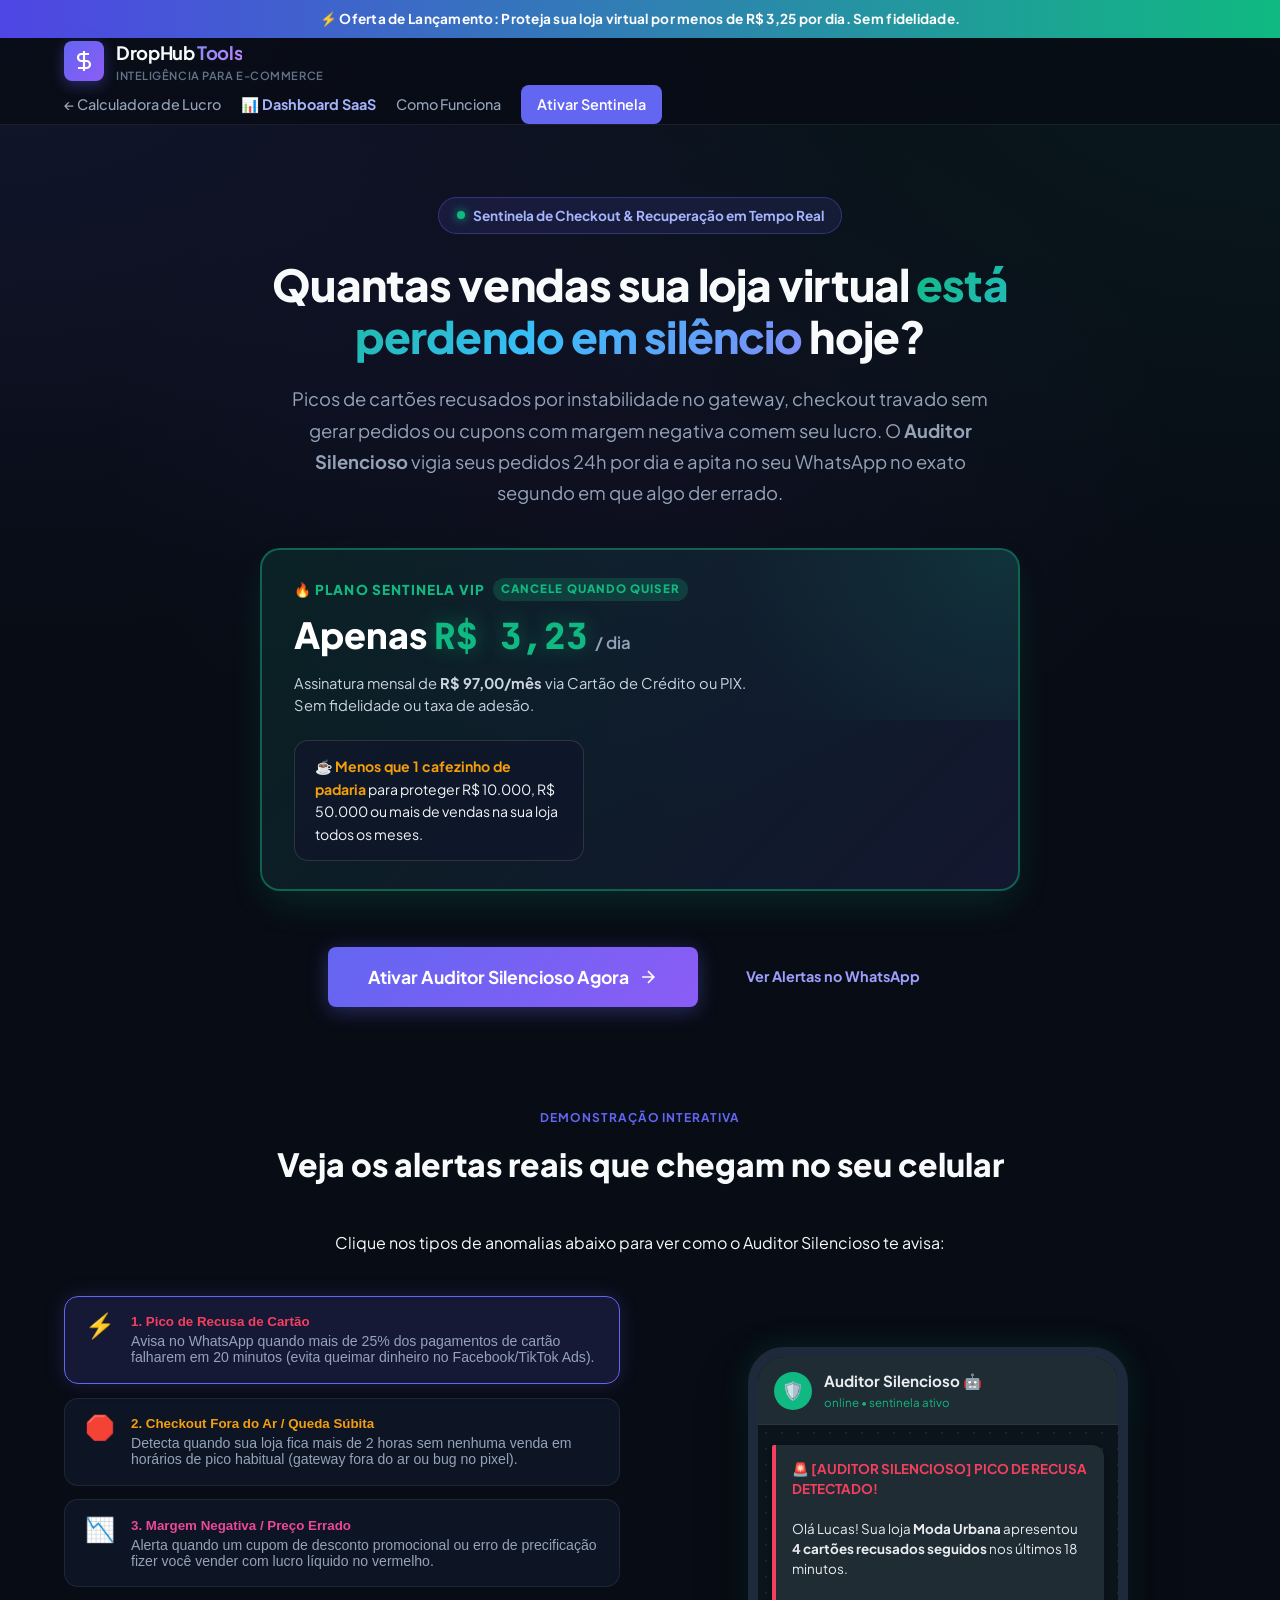
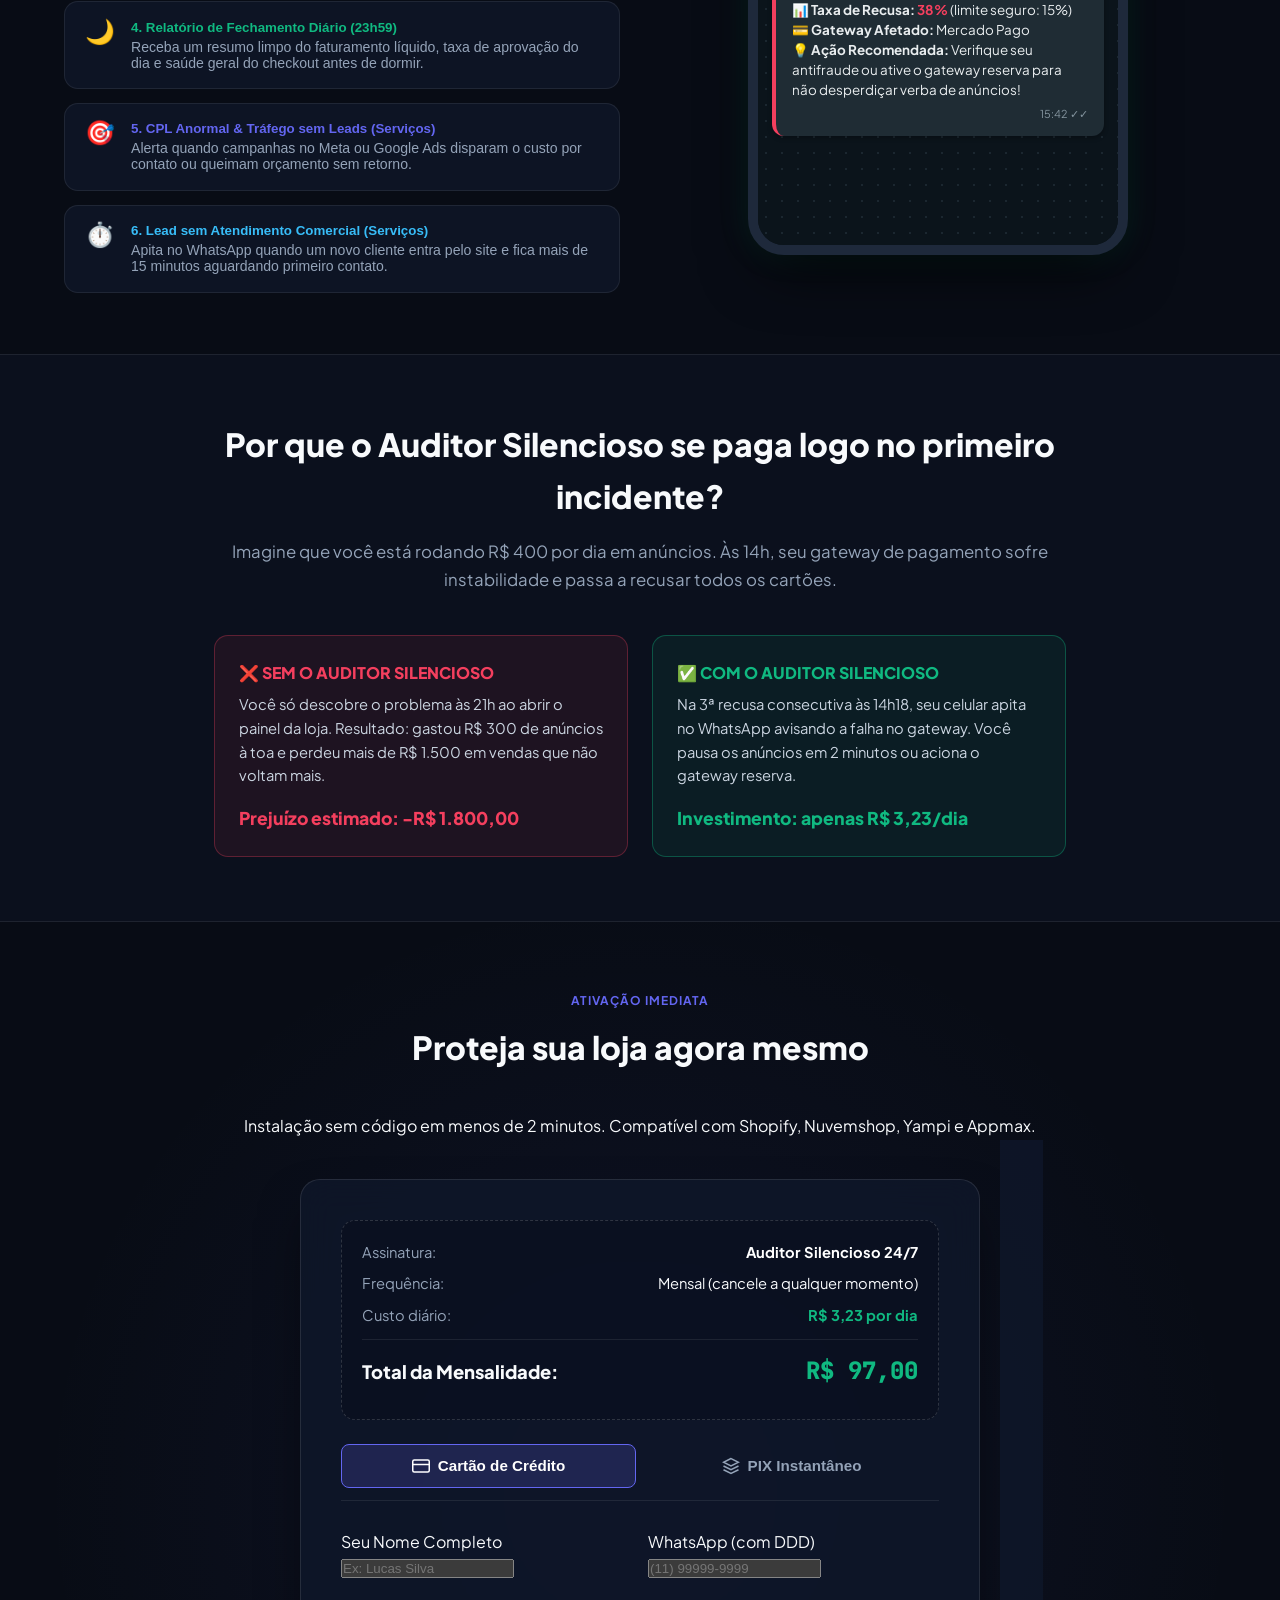
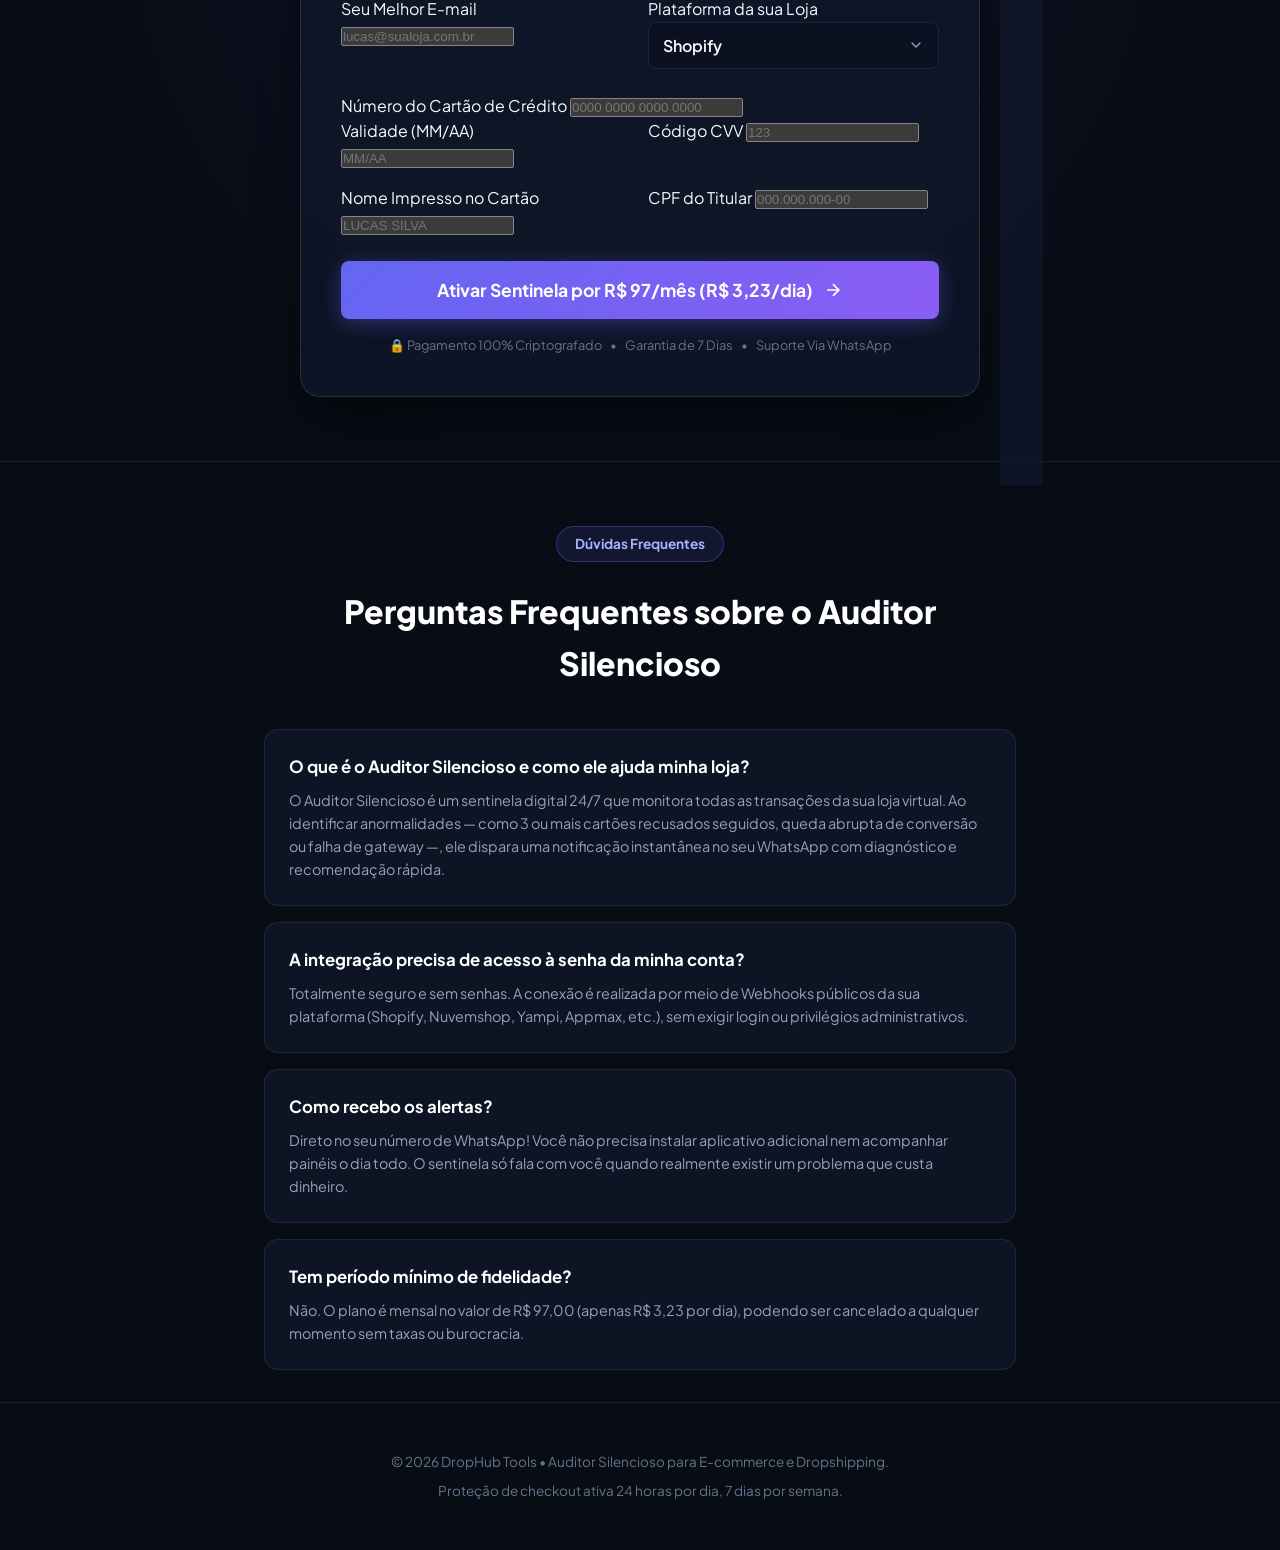
<file: auditor.html>
<!DOCTYPE html>
<html lang="pt-BR">
<head>
  <meta charset="UTF-8">
  <meta name="viewport" content="width=device-width, initial-scale=1.0">
  <title>Auditor Silencioso | Sentinela 24/7 de Checkout & Vendas [2026]</title>
  
  <!-- Google tag (gtag.js) - Google Analytics 4 -->
  <script async src="https://www.googletagmanager.com/gtag/js?id=G-RHNFNPCZ0M"></script>
  <script>
    window.dataLayer = window.dataLayer || [];
    function gtag(){dataLayer.push(arguments);}
    gtag('js', new Date());

    gtag('config', 'G-RHNFNPCZ0M');
  </script>

  <!-- Google Search Console Verification -->
  <meta name="google-site-verification" content="As9i-SUUAczBejpxFo6v6ZCIyw4HGQlBgKbOpw79XMA" />
  
  <meta name="description" content="Proteja sua loja virtual contra checkouts travados, picos de cartões recusados e margens negativas. Monitoramento 24h com alertas instantâneos no WhatsApp.">
  <meta name="keywords" content="auditor silencioso, monitor checkout dropshipping, alerta recusa cartao whatsapp, taxa recusa yampi shopify nuvemshop, checkout travado">
  <meta name="robots" content="index, follow">
  <link rel="canonical" href="https://calculadoradoecommerce.com.br/auditor.html">

  <!-- Open Graph -->
  <meta property="og:type" content="website">
  <meta property="og:url" content="https://calculadoradoecommerce.com.br/auditor.html">
  <meta property="og:title" content="Auditor Silencioso - Proteja seu Checkout 24h no WhatsApp [2026]">
  <meta property="og:description" content="Nunca mais queime tráfego com gateway travado. Por apenas R$ 3,23/dia, receba alertas imediatos de anomalias no seu WhatsApp.">
  <meta property="og:image" content="https://images.unsplash.com/photo-1551288049-bebda4e38f71?auto=format&fit=crop&w=1200&h=630&q=80">

  <!-- Twitter Cards -->
  <meta name="twitter:card" content="summary_large_image">
  <meta name="twitter:title" content="Auditor Silencioso | Sentinela 24/7 de Checkout">
  <meta name="twitter:description" content="Alertas imediatos no WhatsApp contra gateways fora do ar e recusas anormais.">

  <!-- Google Fonts -->
  <link rel="preconnect" href="https://fonts.googleapis.com">
  <link rel="preconnect" href="https://fonts.gstatic.com" crossorigin>
  <link href="https://fonts.googleapis.com/css2?family=JetBrains+Mono:wght@400;500;600;700&family=Plus+Jakarta+Sans:wght@300;400;500;600;700;800&display=swap" rel="stylesheet">
  
  <!-- CSS Base & Styles -->
  <link rel="stylesheet" href="style.css?v=20260928">

  <!-- Schema.org Markup para Google Rich Snippets e FAQ -->
  <script type="application/ld+json">
  {
    "@context": "https://schema.org",
    "@graph": [
      {
        "@type": "SoftwareApplication",
        "name": "Auditor Silencioso",
        "operatingSystem": "All",
        "applicationCategory": "BusinessApplication",
        "offers": {
          "@type": "Offer",
          "price": "97.00",
          "priceCurrency": "BRL"
        },
        "aggregateRating": {
          "@type": "AggregateRating",
          "ratingValue": "4.9",
          "ratingCount": "96",
          "bestRating": "5",
          "worstRating": "1"
        },
        "description": "Sentinela 24/7 de checkout para e-commerce e geração de leads. Alertas imediatos no WhatsApp contra picos de cartões recusados, gateways travados e margens negativas."
      },
      {
        "@type": "FAQPage",
        "mainEntity": [
          {
            "@type": "Question",
            "name": "O que é o Auditor Silencioso?",
            "acceptedAnswer": {
              "@type": "Answer",
              "text": "É uma solução inteligente de monitoramento 24/7 que vigia seu checkout em tempo real. Se houver pico de recusa de cartão, checkout fora do ar ou venda com margem negativa, ele envia um alerta detalhado no seu WhatsApp imediatamente."
            }
          },
          {
            "@type": "Question",
            "name": "Como o Auditor se conecta à minha loja?",
            "acceptedAnswer": {
              "@type": "Answer",
              "text": "A conexão é feita em menos de 2 minutos via Webhook nativo com Shopify, Nuvemshop, Yampi, Appmax, Mercado Pago e outros gateways, sem código complexo."
            }
          },
          {
            "@type": "Question",
            "name": "O Auditor precisa de acesso à senha da minha loja?",
            "acceptedAnswer": {
              "@type": "Answer",
              "text": "Não! Você nunca precisa fornecer sua senha. O sistema funciona exclusivamente recebendo eventos seguros de webhook padrão da plataforma."
            }
          },
          {
            "@type": "Question",
            "name": "Quanto custa o serviço?",
            "acceptedAnswer": {
              "@type": "Answer",
              "text": "O plano completo custa apenas R$ 97,00 por mês (aproximadamente R$ 3,23 por dia), sem fidelidade e com garantia incondicional de 7 dias."
            }
          }
        ]
      }
    ]
  }
  </script>

  <style>
    /* Estilos Específicos do Auditor Silencioso */
    .auditor-hero {
      padding: 4.5rem 0 3rem;
      text-align: center;
      position: relative;
    }

    .hero-pill-badge {
      display: inline-flex;
      align-items: center;
      gap: 0.5rem;
      padding: 0.4rem 1.1rem;
      background: rgba(99, 102, 241, 0.12);
      border: 1px solid rgba(99, 102, 241, 0.35);
      border-radius: 9999px;
      font-size: 0.85rem;
      font-weight: 700;
      color: #A5B4FC;
      margin-bottom: 1.5rem;
    }

    .pulse-dot {
      width: 8px;
      height: 8px;
      border-radius: 50%;
      background: #10B981;
      box-shadow: 0 0 10px #10B981;
      animation: pulseAnim 1.8s infinite;
    }

    @keyframes pulseAnim {
      0%, 100% { opacity: 1; transform: scale(1); }
      50% { opacity: 0.4; transform: scale(0.85); }
    }

    .auditor-main-title {
      font-size: 2.75rem;
      font-weight: 800;
      line-height: 1.2;
      max-width: 900px;
      margin: 0 auto 1.25rem;
      letter-spacing: -0.02em;
    }

    .auditor-sub-desc {
      font-size: 1.15rem;
      color: var(--text-muted);
      max-width: 720px;
      margin: 0 auto 2.5rem;
      line-height: 1.7;
    }

    /* O DESTAQUE DE R$ 3,23 POR DIA */
    .price-spotlight-card {
      background: linear-gradient(135deg, rgba(16, 185, 129, 0.12) 0%, rgba(99, 102, 241, 0.12) 100%);
      border: 2px solid rgba(16, 185, 129, 0.45);
      border-radius: var(--radius-lg);
      padding: 1.75rem 2rem;
      max-width: 760px;
      margin: 0 auto 3.5rem;
      display: flex;
      flex-wrap: wrap;
      align-items: center;
      justify-content: space-between;
      gap: 1.5rem;
      box-shadow: 0 16px 40px -10px rgba(16, 185, 129, 0.2);
      text-align: left;
      position: relative;
      overflow: hidden;
    }

    .price-spotlight-card::before {
      content: '';
      position: absolute;
      top: -50%;
      right: -50%;
      width: 100%;
      height: 100%;
      background: radial-gradient(circle, rgba(16, 185, 129, 0.15), transparent 70%);
      pointer-events: none;
    }

    .price-tag-headline {
      font-size: 0.85rem;
      font-weight: 800;
      color: #10B981;
      text-transform: uppercase;
      letter-spacing: 0.08em;
      margin-bottom: 0.35rem;
      display: flex;
      align-items: center;
      gap: 0.5rem;
    }

    .price-large-number {
      font-size: 2.25rem;
      font-weight: 900;
      color: #FFFFFF;
      font-family: var(--font-sans);
      display: flex;
      align-items: baseline;
      gap: 0.4rem;
    }

    .price-large-number .highlight-green {
      color: #10B981;
      font-family: var(--font-mono);
      text-shadow: 0 0 20px rgba(16, 185, 129, 0.4);
    }

    .price-large-number .period {
      font-size: 1.05rem;
      color: var(--text-muted);
      font-weight: 600;
    }

    .price-details-txt {
      font-size: 0.92rem;
      color: #CBD5E1;
      line-height: 1.5;
      margin-top: 0.35rem;
    }

    .coffee-comparison-badge {
      background: rgba(15, 23, 42, 0.8);
      border: 1px solid rgba(255, 255, 255, 0.12);
      border-radius: var(--radius-md);
      padding: 0.9rem 1.25rem;
      font-size: 0.88rem;
      color: #F1F5F9;
      max-width: 290px;
    }

    .coffee-comparison-badge strong {
      color: #F59E0B;
    }

    /* Simulador Interativo do WhatsApp */
    .simulator-section {
      padding: 3rem 0;
    }

    .simulator-grid {
      display: grid;
      grid-template-columns: 1fr 1fr;
      gap: 2.5rem;
      align-items: center;
    }

    @media (max-width: 900px) {
      .simulator-grid {
        grid-template-columns: 1fr;
      }
      .auditor-main-title {
        font-size: 2rem;
      }
    }

    /* Mockup Celular WhatsApp */
    .phone-mockup {
      background: #0B141B;
      border: 10px solid #1E293B;
      border-radius: 36px;
      overflow: hidden;
      box-shadow: 0 25px 60px -15px rgba(0, 0, 0, 0.8), 0 0 30px rgba(16, 185, 129, 0.15);
      max-width: 380px;
      margin: 0 auto;
    }

    .phone-header {
      background: #1F2C34;
      padding: 0.75rem 1rem;
      display: flex;
      align-items: center;
      gap: 0.75rem;
      border-bottom: 1px solid rgba(255, 255, 255, 0.05);
    }

    .phone-avatar {
      width: 38px;
      height: 38px;
      border-radius: 50%;
      background: #10B981;
      display: flex;
      align-items: center;
      justify-content: center;
      font-size: 1.1rem;
      font-weight: bold;
    }

    .phone-user-info {
      flex: 1;
    }

    .phone-user-name {
      font-size: 0.95rem;
      font-weight: 700;
      color: #E9EDEF;
    }

    .phone-user-status {
      font-size: 0.72rem;
      color: #10B981;
    }

    .phone-chat-body {
      background-color: #0B141B;
      background-image: radial-gradient(#1B2730 1px, transparent 1px);
      background-size: 16px 16px;
      padding: 1.25rem 0.9rem;
      min-height: 420px;
      display: flex;
      flex-direction: column;
      gap: 1rem;
      font-family: var(--font-sans);
    }

    .chat-bubble {
      background: #1F2C34;
      color: #E9EDEF;
      border-radius: 12px;
      border-top-left-radius: 2px;
      padding: 0.85rem 1rem;
      font-size: 0.84rem;
      line-height: 1.5;
      box-shadow: 0 2px 5px rgba(0, 0, 0, 0.3);
      position: relative;
    }

    .chat-bubble.urgent {
      border-left: 4px solid #F43F5E;
    }

    .chat-bubble.warning {
      border-left: 4px solid #F59E0B;
    }

    .chat-bubble.success {
      border-left: 4px solid #10B981;
    }

    .chat-time {
      font-size: 0.68rem;
      color: #8696A0;
      text-align: right;
      margin-top: 0.35rem;
    }

    /* Seletor de Abas de Alertas */
    .alert-selector-btn {
      display: flex;
      align-items: flex-start;
      gap: 1rem;
      padding: 1.1rem 1.25rem;
      background: var(--bg-card);
      border: 1px solid var(--border-subtle);
      border-radius: var(--radius-md);
      cursor: pointer;
      transition: var(--transition);
      margin-bottom: 0.85rem;
      text-align: left;
      width: 100%;
    }

    .alert-selector-btn:hover {
      background: var(--bg-card-hover);
      border-color: rgba(99, 102, 241, 0.4);
    }

    .alert-selector-btn.active {
      background: rgba(99, 102, 241, 0.15);
      border-color: var(--primary);
      box-shadow: 0 0 20px rgba(99, 102, 241, 0.2);
    }

    .selector-icon {
      font-size: 1.5rem;
      line-height: 1;
    }

    /* Checkout Container */
    .checkout-wrapper {
      padding: 4rem 0;
      background: radial-gradient(circle at 50% 50%, rgba(99, 102, 241, 0.08) 0%, transparent 70%);
    }

    .checkout-card-box {
      background: rgba(15, 23, 42, 0.85);
      border: 1px solid rgba(255, 255, 255, 0.1);
      border-radius: var(--radius-lg);
      padding: 2.5rem;
      max-width: 680px;
      margin: 0 auto;
      box-shadow: 0 25px 50px -12px rgba(0, 0, 0, 0.6);
      backdrop-filter: blur(16px);
    }

    .checkout-tabs {
      display: flex;
      gap: 0.5rem;
      margin-bottom: 1.75rem;
      border-bottom: 1px solid var(--border-subtle);
      padding-bottom: 0.75rem;
    }

    .checkout-tab-btn {
      flex: 1;
      padding: 0.75rem 1rem;
      background: transparent;
      border: 1px solid transparent;
      border-radius: var(--radius-sm);
      color: var(--text-muted);
      font-weight: 700;
      font-size: 0.95rem;
      cursor: pointer;
      transition: var(--transition);
      display: flex;
      align-items: center;
      justify-content: center;
      gap: 0.5rem;
    }

    .checkout-tab-btn.active {
      background: rgba(99, 102, 241, 0.2);
      border-color: var(--primary);
      color: #FFFFFF;
    }

    .order-summary-box {
      background: rgba(11, 17, 32, 0.8);
      border: 1px dashed rgba(255, 255, 255, 0.15);
      border-radius: var(--radius-md);
      padding: 1.25rem;
      margin-bottom: 1.5rem;
    }

    .order-line {
      display: flex;
      justify-content: space-between;
      align-items: center;
      margin-bottom: 0.5rem;
      font-size: 0.92rem;
    }

    .order-line.total {
      margin-top: 0.75rem;
      padding-top: 0.75rem;
      border-top: 1px solid var(--border-subtle);
      font-size: 1.15rem;
      font-weight: 800;
    }

    /* Modal de Sucesso */
    .success-modal-overlay {
      position: fixed;
      top: 0;
      left: 0;
      width: 100%;
      height: 100%;
      background: rgba(4, 7, 13, 0.85);
      backdrop-filter: blur(10px);
      display: none;
      align-items: center;
      justify-content: center;
      z-index: 9999;
      padding: 1rem;
    }

    .success-modal-box {
      background: #0F172A;
      border: 1px solid #10B981;
      border-radius: var(--radius-lg);
      padding: 2.5rem;
      max-width: 520px;
      width: 100%;
      text-align: center;
      box-shadow: 0 0 50px rgba(16, 185, 129, 0.3);
      animation: zoomIn 0.25s ease-out;
    }

    @keyframes zoomIn {
      from { opacity: 0; transform: scale(0.9); }
      to { opacity: 1; transform: scale(1); }
    }
  </style>
</head>
<body>

  <!-- Top Announcement Bar -->
  <div style="background: linear-gradient(90deg, #4F46E5, #10B981); padding: 0.5rem 1rem; text-align: center; font-size: 0.85rem; font-weight: 700; color: #FFFFFF; letter-spacing: 0.02em;">
    ⚡ Oferta de Lançamento: Proteja sua loja virtual por <strong>menos de R$ 3,25 por dia</strong>. Sem fidelidade.
  </div>

  <!-- Header -->
  <header class="main-header">
    <div class="container header-container">
      <a href="index.html" class="brand" style="text-decoration:none;">
        <div class="brand-icon">
          <svg width="24" height="24" viewBox="0 0 24 24" fill="none" stroke="currentColor" stroke-width="2.2">
            <path d="M12 2v20M17 5H9.5a3.5 3.5 0 0 0 0 7h5a3.5 3.5 0 0 1 0 7H6"></path>
          </svg>
        </div>
        <div class="brand-text">
          <span class="brand-title">DropHub <span class="highlight">Tools</span></span>
          <span class="brand-sub">Inteligência para E-commerce</span>
        </div>
      </a>

      <nav class="header-nav">
        <a href="index.html" class="nav-link">← Calculadora de Lucro</a>
        <a href="dashboard.html" class="nav-link" style="color: #A5B4FC; font-weight: 700;">📊 Dashboard SaaS</a>
        <a href="#como-funciona" class="nav-link">Como Funciona</a>
        <a href="#checkout-area" class="btn btn-primary-sm">Ativar Sentinela</a>
      </nav>
    </div>
  </header>

  <!-- Hero Section -->
  <section class="auditor-hero">
    <div class="container">
      <div class="hero-pill-badge">
        <span class="pulse-dot"></span>
        <span>Sentinela de Checkout & Recuperação em Tempo Real</span>
      </div>

      <h1 class="auditor-main-title">
        Quantas vendas sua loja virtual <span class="gradient-text">está perdendo em silêncio</span> hoje?
      </h1>

      <p class="auditor-sub-desc">
        Picos de cartões recusados por instabilidade no gateway, checkout travado sem gerar pedidos ou cupons com margem negativa comem seu lucro. O <strong>Auditor Silencioso</strong> vigia seus pedidos 24h por dia e apita no seu WhatsApp no exato segundo em que algo der errado.
      </p>

      <!-- DESTAQUE PRINCIPAL DE PREÇO: R$ 3,23 POR DIA -->
      <div class="price-spotlight-card">
        <div>
          <div class="price-tag-headline">
            <span>🔥 PLANO SENTINELA VIP</span>
            <span style="background: rgba(16, 185, 129, 0.2); padding: 2px 8px; border-radius: 99px; font-size: 0.72rem;">Cancele quando quiser</span>
          </div>
          <div class="price-large-number">
            Apenas <span class="highlight-green">R$ 3,23</span> <span class="period">/ dia</span>
          </div>
          <div class="price-details-txt">
            Assinatura mensal de <strong>R$ 97,00/mês</strong> via Cartão de Crédito ou PIX.<br>
            Sem fidelidade ou taxa de adesão.
          </div>
        </div>

        <div class="coffee-comparison-badge">
          ☕ <strong>Menos que 1 cafezinho de padaria</strong> para proteger R$ 10.000, R$ 50.000 ou mais de vendas na sua loja todos os meses.
        </div>
      </div>

      <div style="display: flex; justify-content: center; gap: 1rem; flex-wrap: wrap;">
        <a href="#checkout-area" class="btn btn-glow" style="padding: 1rem 2.5rem; font-size: 1.1rem;">
          <span>Ativar Auditor Silencioso Agora</span>
          <svg width="20" height="20" viewBox="0 0 24 24" fill="none" stroke="currentColor" stroke-width="2">
            <path d="M5 12h14M12 5l7 7-7 7"/>
          </svg>
        </a>
        <a href="#simulador" class="btn btn-secondary" style="padding: 1rem 2rem;">
          <span>Ver Alertas no WhatsApp</span>
        </a>
      </div>

    </div>
  </section>

  <!-- Simulador de WhatsApp em Tempo Real -->
  <section class="simulator-section" id="simulador">
    <div class="container">
      <div style="text-align: center; margin-bottom: 2.5rem;">
        <div class="section-badge">Demonstração Interativa</div>
        <h2 class="section-title">Veja os alertas reais que chegam no seu celular</h2>
        <p class="section-subtitle">Clique nos tipos de anomalias abaixo para ver como o Auditor Silencioso te avisa:</p>
      </div>

      <div class="simulator-grid">
        <!-- Lista de Alertas Clicáveis -->
        <div>
          <button class="alert-selector-btn active" onclick="switchAlert('recusa')">
            <div class="selector-icon">⚡</div>
            <div>
              <strong style="color: #F43F5E; display: block; margin-bottom: 0.25rem;">1. Pico de Recusa de Cartão</strong>
              <span style="font-size: 0.88rem; color: var(--text-muted);">
                Avisa no WhatsApp quando mais de 25% dos pagamentos de cartão falharem em 20 minutos (evita queimar dinheiro no Facebook/TikTok Ads).
              </span>
            </div>
          </button>

          <button class="alert-selector-btn" onclick="switchAlert('travado')">
            <div class="selector-icon">🛑</div>
            <div>
              <strong style="color: #F59E0B; display: block; margin-bottom: 0.25rem;">2. Checkout Fora do Ar / Queda Súbita</strong>
              <span style="font-size: 0.88rem; color: var(--text-muted);">
                Detecta quando sua loja fica mais de 2 horas sem nenhuma venda em horários de pico habitual (gateway fora do ar ou bug no pixel).
              </span>
            </div>
          </button>

          <button class="alert-selector-btn" onclick="switchAlert('margem')">
            <div class="selector-icon">📉</div>
            <div>
              <strong style="color: #EC4899; display: block; margin-bottom: 0.25rem;">3. Margem Negativa / Preço Errado</strong>
              <span style="font-size: 0.88rem; color: var(--text-muted);">
                Alerta quando um cupom de desconto promocional ou erro de precificação fizer você vender com lucro líquido no vermelho.
              </span>
            </div>
          </button>

          <button class="alert-selector-btn" onclick="switchAlert('fechamento')">
            <div class="selector-icon">🌙</div>
            <div>
              <strong style="color: #10B981; display: block; margin-bottom: 0.25rem;">4. Relatório de Fechamento Diário (23h59)</strong>
              <span style="font-size: 0.88rem; color: var(--text-muted);">
                Receba um resumo limpo do faturamento líquido, taxa de aprovação do dia e saúde geral do checkout antes de dormir.
              </span>
            </div>
          </button>

          <button class="alert-selector-btn" onclick="switchAlert('cpl')">
            <div class="selector-icon">🎯</div>
            <div>
              <strong style="color: #6366F1; display: block; margin-bottom: 0.25rem;">5. CPL Anormal & Tráfego sem Leads (Serviços)</strong>
              <span style="font-size: 0.88rem; color: var(--text-muted);">
                Alerta quando campanhas no Meta ou Google Ads disparam o custo por contato ou queimam orçamento sem retorno.
              </span>
            </div>
          </button>

          <button class="alert-selector-btn" onclick="switchAlert('atendimento')">
            <div class="selector-icon">⏱️</div>
            <div>
              <strong style="color: #38BDF8; display: block; margin-bottom: 0.25rem;">6. Lead sem Atendimento Comercial (Serviços)</strong>
              <span style="font-size: 0.88rem; color: var(--text-muted);">
                Apita no WhatsApp quando um novo cliente entra pelo site e fica mais de 15 minutos aguardando primeiro contato.
              </span>
            </div>
          </button>
        </div>

        <!-- Celular Mockup -->
        <div>
          <div class="phone-mockup">
            <div class="phone-header">
              <div class="phone-avatar">🛡️</div>
              <div class="phone-user-info">
                <div class="phone-user-name">Auditor Silencioso 🤖</div>
                <div class="phone-user-status">online • sentinela ativo</div>
              </div>
            </div>

            <div class="phone-chat-body" id="chat-messages-container">
              <!-- Mensagens Dinâmicas Injetadas via JS -->
            </div>
          </div>
        </div>
      </div>
    </div>
  </section>

  <!-- Seção Por que se paga no primeiro dia? -->
  <section style="padding: 4rem 0; background: rgba(15, 23, 42, 0.4); border-top: 1px solid var(--border-subtle); border-bottom: 1px solid var(--border-subtle);">
    <div class="container" style="max-width: 900px; text-align: center;">
      <h2 style="font-size: 2rem; font-weight: 800; margin-bottom: 1rem;">
        Por que o Auditor Silencioso se paga logo no primeiro incidente?
      </h2>
      <p style="color: var(--text-muted); font-size: 1.05rem; margin-bottom: 2.5rem; line-height: 1.7;">
        Imagine que você está rodando R$ 400 por dia em anúncios. Às 14h, seu gateway de pagamento sofre instabilidade e passa a recusar todos os cartões.
      </p>

      <div style="display: grid; grid-template-columns: 1fr 1fr; gap: 1.5rem; text-align: left;">
        <div style="background: rgba(244, 63, 94, 0.08); border: 1px solid rgba(244, 63, 94, 0.3); border-radius: var(--radius-md); padding: 1.5rem;">
          <div style="color: #F43F5E; font-weight: 800; margin-bottom: 0.5rem; display: flex; align-items: center; gap: 0.5rem;">
            <span>❌ SEM O AUDITOR SILENCIOSO</span>
          </div>
          <p style="font-size: 0.92rem; color: #CBD5E1; line-height: 1.6;">
            Você só descobre o problema às 21h ao abrir o painel da loja. Resultado: gastou R$ 300 de anúncios à toa e perdeu mais de R$ 1.500 em vendas que não voltam mais.
          </p>
          <div style="margin-top: 1rem; font-weight: 800; color: #F43F5E; font-size: 1.1rem;">
            Prejuízo estimado: -R$ 1.800,00
          </div>
        </div>

        <div style="background: rgba(16, 185, 129, 0.08); border: 1px solid rgba(16, 185, 129, 0.35); border-radius: var(--radius-md); padding: 1.5rem;">
          <div style="color: #10B981; font-weight: 800; margin-bottom: 0.5rem; display: flex; align-items: center; gap: 0.5rem;">
            <span>✅ COM O AUDITOR SILENCIOSO</span>
          </div>
          <p style="font-size: 0.92rem; color: #CBD5E1; line-height: 1.6;">
            Na 3ª recusa consecutiva às 14h18, seu celular apita no WhatsApp avisando a falha no gateway. Você pausa os anúncios em 2 minutos ou aciona o gateway reserva.
          </p>
          <div style="margin-top: 1rem; font-weight: 800; color: #10B981; font-size: 1.1rem;">
            Investimento: apenas R$ 3,23/dia
          </div>
        </div>
      </div>
    </div>
  </section>

  <!-- Checkout Section -->
  <section class="checkout-wrapper" id="checkout-area">
    <div class="container">
      <div style="text-align: center; margin-bottom: 2.5rem;">
        <div class="section-badge">Ativação Imediata</div>
        <h2 class="section-title">Proteja sua loja agora mesmo</h2>
        <p class="section-subtitle">Instalação sem código em menos de 2 minutos. Compatível com Shopify, Nuvemshop, Yampi e Appmax.</p>
      </div>

      <div class="checkout-card-box">
        
        <!-- Resumo do Pedido -->
        <div class="order-summary-box">
          <div class="order-line">
            <span style="color: var(--text-muted);">Assinatura:</span>
            <span style="font-weight: 700; color: #FFFFFF;">Auditor Silencioso 24/7</span>
          </div>
          <div class="order-line">
            <span style="color: var(--text-muted);">Frequência:</span>
            <span>Mensal (cancele a qualquer momento)</span>
          </div>
          <div class="order-line">
            <span style="color: var(--text-muted);">Custo diário:</span>
            <span style="color: #10B981; font-weight: 700;">R$ 3,23 por dia</span>
          </div>
          <div class="order-line total">
            <span>Total da Mensalidade:</span>
            <span style="color: #10B981; font-family: var(--font-mono); font-size: 1.5rem;">R$ 97,00</span>
          </div>
        </div>

        <!-- Abas de Pagamento -->
        <div class="checkout-tabs">
          <button type="button" class="checkout-tab-btn active" id="tab-btn-card" onclick="setPaymentMethod('card')">
            <svg width="18" height="18" viewBox="0 0 24 24" fill="none" stroke="currentColor" stroke-width="2">
              <rect x="1" y="4" width="22" height="16" rx="2" ry="2"></rect>
              <line x1="1" y1="10" x2="23" y2="10"></line>
            </svg>
            <span>Cartão de Crédito</span>
          </button>
          <button type="button" class="checkout-tab-btn" id="tab-btn-pix" onclick="setPaymentMethod('pix')">
            <svg width="18" height="18" viewBox="0 0 24 24" fill="none" stroke="currentColor" stroke-width="2">
              <path d="M12 2L2 7l10 5 10-5-10-5zM2 17l10 5 10-5M2 12l10 5 10-5"></path>
            </svg>
            <span>PIX Instantâneo</span>
          </button>
        </div>

        <!-- Formulário de Checkout -->
        <form id="checkout-form" onsubmit="handleCheckoutSubmit(event)">
          
          <!-- Dados Básicos -->
          <div style="display: grid; grid-template-columns: 1fr 1fr; gap: 1rem; margin-bottom: 1rem;">
            <div class="form-group" style="margin-bottom:0;">
              <label class="form-label" for="client-name">Seu Nome Completo</label>
              <input type="text" id="client-name" class="form-input" placeholder="Ex: Lucas Silva" required>
            </div>
            <div class="form-group" style="margin-bottom:0;">
              <label class="form-label" for="client-whatsapp">WhatsApp (com DDD)</label>
              <input type="tel" id="client-whatsapp" class="form-input" placeholder="(11) 99999-9999" required>
            </div>
          </div>

          <div style="display: grid; grid-template-columns: 1fr 1fr; gap: 1rem; margin-bottom: 1.5rem;">
            <div class="form-group" style="margin-bottom:0;">
              <label class="form-label" for="client-email">Seu Melhor E-mail</label>
              <input type="email" id="client-email" class="form-input" placeholder="lucas@sualoja.com.br" required>
            </div>
            <div class="form-group" style="margin-bottom:0;">
              <label class="form-label" for="client-platform">Plataforma da sua Loja</label>
              <select id="client-platform" class="form-select" required>
                <option value="shopify">Shopify</option>
                <option value="nuvemshop">Nuvemshop</option>
                <option value="yampi">Yampi</option>
                <option value="appmax">Appmax</option>
                <option value="woocommerce">WooCommerce</option>
                <option value="outra">Outra / Checkout Próprio</option>
              </select>
            </div>
          </div>

          <!-- Campos de Cartão de Crédito -->
          <div id="card-fields-box">
            <div class="form-group">
              <label class="form-label" for="card-number">Número do Cartão de Crédito</label>
              <input type="text" id="card-number" class="form-input" placeholder="0000 0000 0000 0000" maxlength="19">
            </div>

            <div style="display: grid; grid-template-columns: 1fr 1fr; gap: 1rem; margin-bottom: 1rem;">
              <div class="form-group" style="margin-bottom:0;">
                <label class="form-label" for="card-expiry">Validade (MM/AA)</label>
                <input type="text" id="card-expiry" class="form-input" placeholder="MM/AA" maxlength="5">
              </div>
              <div class="form-group" style="margin-bottom:0;">
                <label class="form-label" for="card-cvv">Código CVV</label>
                <input type="text" id="card-cvv" class="form-input" placeholder="123" maxlength="4">
              </div>
            </div>

            <div style="display: grid; grid-template-columns: 1fr 1fr; gap: 1rem; margin-bottom: 1.5rem;">
              <div class="form-group" style="margin-bottom:0;">
                <label class="form-label" for="card-holder">Nome Impresso no Cartão</label>
                <input type="text" id="card-holder" class="form-input" placeholder="LUCAS SILVA">
              </div>
              <div class="form-group" style="margin-bottom:0;">
                <label class="form-label" for="card-cpf">CPF do Titular</label>
                <input type="text" id="card-cpf" class="form-input" placeholder="000.000.000-00">
              </div>
            </div>
          </div>

          <!-- Área do PIX -->
          <div id="pix-fields-box" style="display: none; text-align: center; padding: 1.5rem; background: rgba(11, 17, 32, 0.7); border-radius: var(--radius-md); margin-bottom: 1.5rem;">
            <div style="font-size: 2.5rem; margin-bottom: 0.5rem;">📱</div>
            <div style="font-weight: 700; font-size: 1.1rem; color: #FFFFFF; margin-bottom: 0.25rem;">
              PIX de R$ 97,00 com Liberação Imediata
            </div>
            <p style="font-size: 0.88rem; color: var(--text-muted); margin-bottom: 1rem;">
              Ao clicar no botão abaixo, geraremos seu QR Code exclusivo e o código Copia e Cola para pagamento em qualquer banco.
            </p>
          </div>

          <!-- Botão Submit -->
          <button type="submit" id="btn-submit-checkout" class="btn btn-glow" style="width: 100%; padding: 1.15rem; font-size: 1.1rem; justify-content: center;">
            <span id="btn-submit-text">Ativar Sentinela por R$ 97/mês (R$ 3,23/dia)</span>
            <svg width="20" height="20" viewBox="0 0 24 24" fill="none" stroke="currentColor" stroke-width="2">
              <path d="M5 12h14M12 5l7 7-7 7"/>
            </svg>
          </button>

          <div style="text-align: center; margin-top: 1rem; font-size: 0.8rem; color: var(--text-dim); display: flex; align-items: center; justify-content: center; gap: 0.5rem;">
            <span>🔒 Pagamento 100% Criptografado</span>
            <span>•</span>
            <span>Garantia de 7 Dias</span>
            <span>•</span>
            <span>Suporte Via WhatsApp</span>
          </div>

        </form>
      </div>
    </div>
  </section>

  <!-- Modal de Sucesso / Onboarding -->
  <div class="success-modal-overlay" id="success-modal">
    <div class="success-modal-box">
      <div style="width: 64px; height: 64px; border-radius: 50%; background: rgba(16, 185, 129, 0.15); border: 2px solid #10B981; display: flex; align-items: center; justify-content: center; margin: 0 auto 1.25rem; font-size: 2rem;">
        ✅
      </div>
      <h3 style="font-size: 1.6rem; font-weight: 800; margin-bottom: 0.5rem; color: #FFFFFF;">
        Assinatura Ativada com Sucesso!
      </h3>
      <p style="color: var(--text-muted); font-size: 0.95rem; margin-bottom: 1.5rem; line-height: 1.6;">
        Bem-vindo ao <strong>Auditor Silencioso</strong>. Seu sentinela já foi provisionado no WhatsApp.
      </p>

      <div style="background: rgba(11, 17, 32, 0.9); border: 1px dashed rgba(16, 185, 129, 0.5); border-radius: var(--radius-md); padding: 1rem; text-align: left; margin-bottom: 1.5rem;">
        <div style="font-size: 0.75rem; color: #10B981; font-weight: 800; text-transform: uppercase; margin-bottom: 0.25rem;">
          Sua URL Única de Webhook (Cole no Checkout da sua Loja):
        </div>
        <div style="font-family: var(--font-mono); font-size: 0.8rem; color: #E2E8F0; word-break: break-all;" id="modal-webhook-url">
          https://drophub-n8n.dvzzxm.easypanel.host/webhook/auditor-silencioso
        </div>
      </div>

      <a id="btn-open-whatsapp-onboarding" href="#" target="_blank" class="btn btn-glow" style="width: 100%; justify-content: center; padding: 0.9rem;">
        <span>Abrir WhatsApp do Sentinela</span>
        <svg width="20" height="20" viewBox="0 0 24 24" fill="none" stroke="currentColor" stroke-width="2">
          <path d="M5 12h14M12 5l7 7-7 7"/>
        </svg>
      </a>

      <button type="button" onclick="closeSuccessModal()" style="margin-top: 1rem; background: transparent; border: none; color: var(--text-muted); cursor: pointer; font-size: 0.85rem;">
        Fechar janela
      </button>
    </div>
  </div>

  <!-- FAQ Section (SEO & Confiança) -->
  <section style="padding: 4rem 0 2rem; border-top: 1px solid var(--border-subtle);" id="faq-auditor">
    <div class="container" style="max-width: 800px; text-align: center;">
      <span class="hero-pill-badge">Dúvidas Frequentes</span>
      <h2 style="font-size: 2rem; font-weight: 800; margin-bottom: 2.5rem; color: #FFFFFF;">
        Perguntas Frequentes sobre o Auditor Silencioso
      </h2>

      <div style="text-align: left; display: flex; flex-direction: column; gap: 1rem;">
        
        <div style="background: var(--bg-card); border: 1px solid var(--border-subtle); border-radius: var(--radius-md); padding: 1.5rem;">
          <h3 style="font-size: 1.05rem; font-weight: 700; color: #FFFFFF; margin-bottom: 0.5rem;">
            O que é o Auditor Silencioso e como ele ajuda minha loja?
          </h3>
          <p style="color: var(--text-muted); font-size: 0.9rem; line-height: 1.6;">
            O Auditor Silencioso é um sentinela digital 24/7 que monitora todas as transações da sua loja virtual. Ao identificar anormalidades — como 3 ou mais cartões recusados seguidos, queda abrupta de conversão ou falha de gateway —, ele dispara uma notificação instantânea no seu WhatsApp com diagnóstico e recomendação rápida.
          </p>
        </div>

        <div style="background: var(--bg-card); border: 1px solid var(--border-subtle); border-radius: var(--radius-md); padding: 1.5rem;">
          <h3 style="font-size: 1.05rem; font-weight: 700; color: #FFFFFF; margin-bottom: 0.5rem;">
            A integração precisa de acesso à senha da minha conta?
          </h3>
          <p style="color: var(--text-muted); font-size: 0.9rem; line-height: 1.6;">
            Totalmente seguro e sem senhas. A conexão é realizada por meio de Webhooks públicos da sua plataforma (Shopify, Nuvemshop, Yampi, Appmax, etc.), sem exigir login ou privilégios administrativos.
          </p>
        </div>

        <div style="background: var(--bg-card); border: 1px solid var(--border-subtle); border-radius: var(--radius-md); padding: 1.5rem;">
          <h3 style="font-size: 1.05rem; font-weight: 700; color: #FFFFFF; margin-bottom: 0.5rem;">
            Como recebo os alertas?
          </h3>
          <p style="color: var(--text-muted); font-size: 0.9rem; line-height: 1.6;">
            Direto no seu número de WhatsApp! Você não precisa instalar aplicativo adicional nem acompanhar painéis o dia todo. O sentinela só fala com você quando realmente existir um problema que custa dinheiro.
          </p>
        </div>

        <div style="background: var(--bg-card); border: 1px solid var(--border-subtle); border-radius: var(--radius-md); padding: 1.5rem;">
          <h3 style="font-size: 1.05rem; font-weight: 700; color: #FFFFFF; margin-bottom: 0.5rem;">
            Tem período mínimo de fidelidade?
          </h3>
          <p style="color: var(--text-muted); font-size: 0.9rem; line-height: 1.6;">
            Não. O plano é mensal no valor de R$ 97,00 (apenas R$ 3,23 por dia), podendo ser cancelado a qualquer momento sem taxas ou burocracia.
          </p>
        </div>

      </div>
    </div>
  </section>

  <!-- Footer -->
  <footer style="padding: 3rem 0; text-align: center; border-top: 1px solid var(--border-subtle); color: var(--text-dim); font-size: 0.85rem;">
    <div class="container">
      <p>© 2026 DropHub Tools • Auditor Silencioso para E-commerce e Dropshipping.</p>
      <p style="margin-top: 0.5rem;">Proteção de checkout ativa 24 horas por dia, 7 dias por semana.</p>
    </div>
  </footer>

  <!-- Script Interativo -->
  <script>
    // Mensagens de demonstração no WhatsApp
    const DEMO_MESSAGES = {
      recusa: `
        <div class="chat-bubble urgent">
          <strong style="color: #F43F5E;">🚨 [AUDITOR SILENCIOSO] PICO DE RECUSA DETECTADO!</strong><br><br>
          Olá Lucas! Sua loja <strong>Moda Urbana</strong> apresentou <strong>4 cartões recusados seguidos</strong> nos últimos 18 minutos.<br><br>
          📊 <strong>Taxa de Recusa:</strong> <span style="color:#F43F5E; font-weight:bold;">38%</span> (limite seguro: 15%)<br>
          💳 <strong>Gateway Afetado:</strong> Mercado Pago<br>
          💡 <strong>Ação Recomendada:</strong> Verifique seu antifraude ou ative o gateway reserva para não desperdiçar verba de anúncios!
          <div class="chat-time">15:42 ✓✓</div>
        </div>
      `,
      travado: `
        <div class="chat-bubble warning">
          <strong style="color: #F59E0B;">🛑 [ALERTA] QUEDA BRUSCA DE CHECKOUT</strong><br><br>
          Sua loja está há <strong>2h30 sem nenhum pedido gerado</strong>.<br><br>
          Em terças-feiras neste horário, sua média histórica é de <strong>6 a 9 vendas por hora</strong>.<br>
          🔍 <strong>Verifique agora:</strong><br>
          1. O checkout da Yampi/Shopify está abrindo?<br>
          2. Suas campanhas de tráfego estão ativas?
          <div class="chat-time">17:15 ✓✓</div>
        </div>
      `,
      margem: `
        <div class="chat-bubble urgent">
          <strong style="color: #EC4899;">📉 [ALERTA DE MARGEM] VENDA NO PREJUÍZO!</strong><br><br>
          O pedido <strong>#8942</strong> acabou de ser gerado com o cupom <strong>SUPERVIP20</strong>.<br><br>
          📦 <strong>Preço Venda:</strong> R$ 119,90<br>
          💸 <strong>Taxas + CMV + Frete:</strong> R$ 124,50<br>
          ❌ <strong>Lucro Líquido:</strong> <span style="color:#F43F5E; font-weight:bold;">-R$ 4,60 (-3.8%)</span><br><br>
          Atenção: esse cupom está deixando sua margem no vermelho neste produto!
          <div class="chat-time">19:04 ✓✓</div>
        </div>
      `,
      fechamento: `
        <div class="chat-bubble success">
          <strong style="color: #10B981;">🌙 [FECHAMENTO DO DIA] 23h59</strong><br><br>
          Resumo diário da loja <strong>Moda Urbana</strong>:<br><br>
          💰 <strong>Faturamento Aprovado:</strong> R$ 4.820,00<br>
          📈 <strong>Taxa de Aprovação:</strong> 82.4% (Ótimo!)<br>
          ⚡ <strong>Falhas Evitadas:</strong> 2 recusas contornadas<br>
          💵 <strong>Lucro Líquido Estimado:</strong> R$ 1.630,00<br><br>
          Seu sentinela continuará vigiando durante a madrugada! 😴💤
          <div class="chat-time">23:59 ✓✓</div>
        </div>
      `,
      cpl: `
        <div class="chat-bubble urgent">
          <strong style="color: #6366F1;">🚨 [AUDITOR SILENCIOSO] CUSTO POR LEAD (CPL) ELEVADO!</strong><br><br>
          Atenção Dr. Fernando! A campanha <strong>Implantes & Facetas SP</strong> está com custo por contato anormal:<br><br>
          💰 <strong>CPL Atual:</strong> <span style="color:#F43F5E; font-weight:bold;">R$ 48,50 / lead</span> (Normal: ~R$ 18,00)<br>
          💸 <strong>Gasto no Período:</strong> R$ 388,00 para 8 leads recebidos<br>
          💡 <strong>Ação Recomendada:</strong> Verifique se a verba não está sendo consumida por público desqualificado ou se o formulário está com atrito!
          <div class="chat-time">14:18 ✓✓</div>
        </div>
      `,
      atendimento: `
        <div class="chat-bubble warning">
          <strong style="color: #38BDF8;">⏱️ [AUDITOR SILENCIOSO] LEAD AGUARDANDO ATENDIMENTO!</strong><br><br>
          O lead <strong>Juliana Alencar</strong> acabou de solicitar contato pelo site e está aguardando:<br><br>
          ⏳ <strong>Tempo de Espera:</strong> <span style="color:#F59E0B; font-weight:bold;">22 minutos</span> (Meta da clínica: 10 min)<br>
          📱 <strong>WhatsApp:</strong> (11) 98765-4321<br>
          📢 <strong>Origem:</strong> Anúncio Google Clareamento<br><br>
          👉 <strong>Ação Recomendada:</strong> Chame o paciente no WhatsApp agora para garantir o agendamento!
          <div class="chat-time">11:32 ✓✓</div>
        </div>
      `
    };

    function switchAlert(type) {
      document.querySelectorAll('.alert-selector-btn').forEach(b => b.classList.remove('active'));
      event.currentTarget.classList.add('active');
      document.getElementById('chat-messages-container').innerHTML = DEMO_MESSAGES[type];
    }

    // Iniciar com o primeiro alerta
    document.getElementById('chat-messages-container').innerHTML = DEMO_MESSAGES.recusa;

    // Alternar método de pagamento
    let currentMethod = 'card';
    function setPaymentMethod(method) {
      currentMethod = method;
      document.getElementById('tab-btn-card').classList.toggle('active', method === 'card');
      document.getElementById('tab-btn-pix').classList.toggle('active', method === 'pix');
      document.getElementById('card-fields-box').style.display = method === 'card' ? 'block' : 'none';
      document.getElementById('pix-fields-box').style.display = method === 'pix' ? 'block' : 'none';
      
      const submitText = document.getElementById('btn-submit-text');
      if (method === 'card') {
        submitText.innerText = 'Ativar Sentinela no Cartão (R$ 97/mês • R$ 3,23/dia)';
      } else {
        submitText.innerText = 'Gerar Chave PIX de R$ 97,00 (R$ 3,23/dia)';
      }
    }

    // Envio do formulário de checkout integrado ao Mercado Pago
    async function handleCheckoutSubmit(e) {
      e.preventDefault();
      
      const name = document.getElementById('client-name').value;
      const whatsapp = document.getElementById('client-whatsapp').value;
      const email = document.getElementById('client-email').value;
      const platform = document.getElementById('client-platform').value;

      const submitBtn = document.getElementById('btn-submit-checkout');
      submitBtn.disabled = true;
      submitBtn.innerText = 'Gerando pagamento no Mercado Pago...';

      try {
        // Gera o checkout seguro através do n8n (sem expor credenciais secretas no frontend)
        const response = await fetch('https://drophub-n8n.dvzzxm.easypanel.host/webhook/gerar-checkout-auditor', {
          method: 'POST',
          headers: {
            'Content-Type': 'application/json'
          },
          body: JSON.stringify({
            name: name,
            whatsapp: whatsapp,
            email: email || 'cliente@loja.com.br',
            platform: platform
          })
        });

        const data = await response.json();

        if (data && data.init_point) {
          submitBtn.innerText = 'Redirecionando para o Mercado Pago...';
          window.location.href = data.init_point;
          return;
        } else {
          throw new Error(data.message || 'Falha ao criar link do Mercado Pago');
        }
      } catch (err) {
        console.warn('Fallback modal local:', err);
        submitBtn.disabled = false;
        submitBtn.innerText = 'Ativar Sentinela por R$ 97/mês (R$ 3,23/dia)';

        const storeSlug = name.toLowerCase().replace(/\s+/g, '-').replace(/[^a-z0-9-]/g, '') || 'loja';
        const webhookUrl = `https://drophub-n8n.dvzzxm.easypanel.host/webhook/auditor-${storeSlug}`;
        document.getElementById('modal-webhook-url').innerText = webhookUrl;

        const waText = encodeURIComponent(`Olá! Acabei de ativar o Auditor Silencioso para a minha loja na ${platform}. Meu nome é ${name}. Gostaria de confirmar a conexão.`);
        document.getElementById('btn-open-whatsapp-onboarding').href = `https://wa.me/?text=${waText}`;

        document.getElementById('success-modal').style.display = 'flex';
      }
    }

    function closeSuccessModal() {
      document.getElementById('success-modal').style.display = 'none';
    }
  </script>

</body>
</html>
</file>
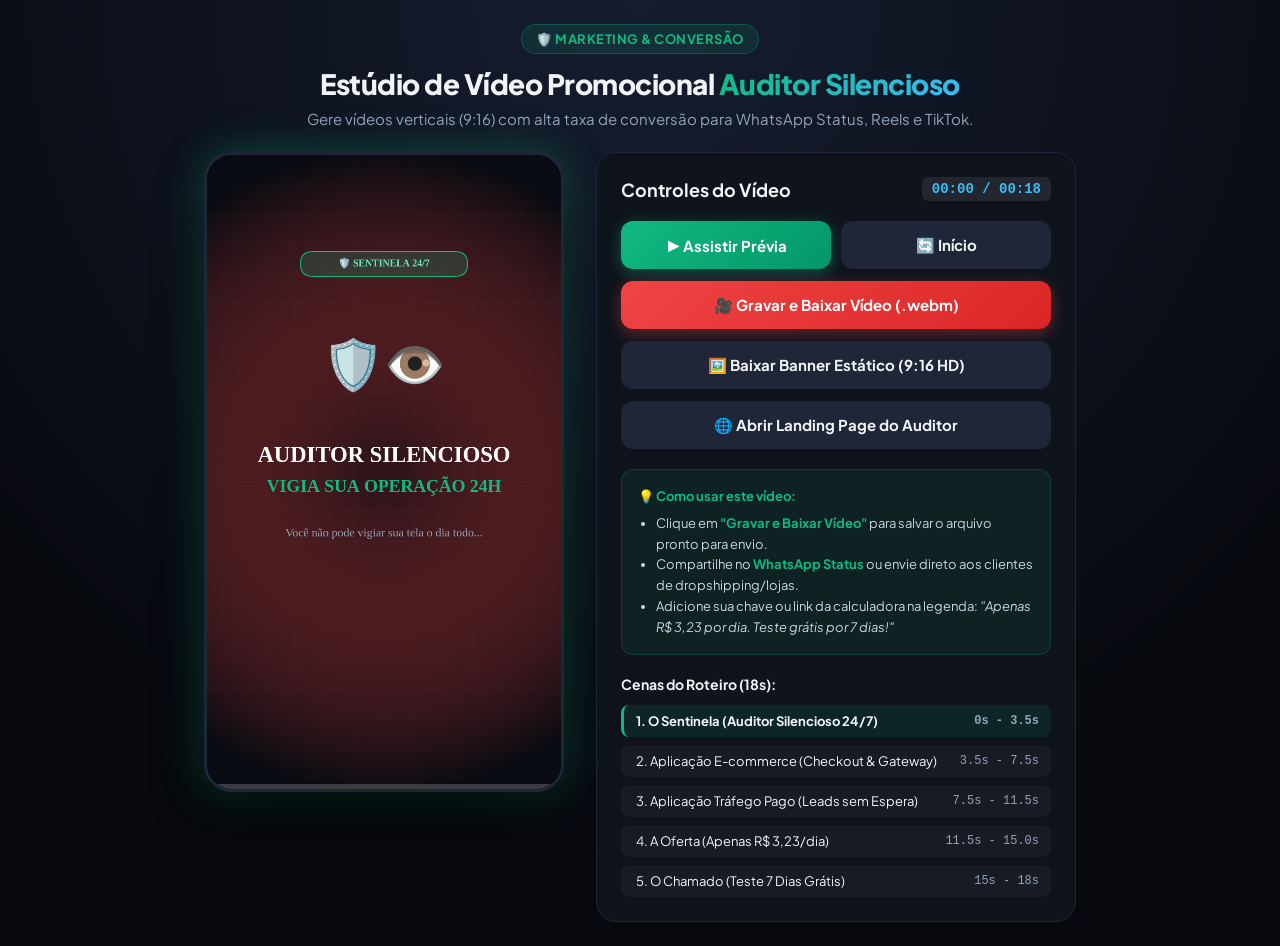
<file: video.html>
<!DOCTYPE html>
<html lang="pt-BR">
<head>
  <meta charset="UTF-8">
  <meta name="viewport" content="width=device-width, initial-scale=1.0">
  <title>Estúdio de Vídeo Promocional | Auditor Silencioso</title>
  
  <!-- Google tag (gtag.js) - Google Analytics 4 -->
  <script async src="https://www.googletagmanager.com/gtag/js?id=G-RHNFNPCZ0M"></script>
  <script>
    window.dataLayer = window.dataLayer || [];
    function gtag(){dataLayer.push(arguments);}
    gtag('js', new Date());

    gtag('config', 'G-RHNFNPCZ0M');
  </script>
  <link rel="preconnect" href="https://fonts.googleapis.com">
  <link rel="preconnect" href="https://fonts.gstatic.com" crossorigin>
  <link href="https://fonts.googleapis.com/css2?family=Plus+Jakarta+Sans:wght@400;600;700;800;900&family=Inter:wght@400;600;700&display=swap" rel="stylesheet">
  <style>
    :root {
      --bg: #07090e;
      --card-bg: #0f141c;
      --border: #1e2638;
      --primary: #10b981;
      --primary-glow: rgba(16, 185, 129, 0.35);
      --danger: #ef4444;
      --warning: #f59e0b;
      --text: #f1f5f9;
      --muted: #94a3b8;
    }

    * {
      margin: 0;
      padding: 0;
      box-sizing: border-box;
      font-family: 'Plus Jakarta Sans', sans-serif;
    }

    body {
      background: radial-gradient(circle at 50% 0%, #151d2f 0%, var(--bg) 75%);
      color: var(--text);
      min-height: 100vh;
      display: flex;
      flex-direction: column;
      align-items: center;
      padding: 24px;
    }

    header {
      text-align: center;
      margin-bottom: 24px;
      max-width: 800px;
    }

    .badge {
      display: inline-flex;
      align-items: center;
      gap: 6px;
      padding: 6px 14px;
      background: rgba(16, 185, 129, 0.12);
      border: 1px solid rgba(16, 185, 129, 0.3);
      border-radius: 999px;
      color: var(--primary);
      font-size: 13px;
      font-weight: 700;
      margin-bottom: 12px;
      text-transform: uppercase;
      letter-spacing: 0.5px;
    }

    h1 {
      font-size: 28px;
      font-weight: 800;
      letter-spacing: -0.5px;
      margin-bottom: 8px;
    }

    h1 span {
      background: linear-gradient(135deg, #10b981, #38bdf8);
      -webkit-background-clip: text;
      -webkit-text-fill-color: transparent;
    }

    p.subtitle {
      color: var(--muted);
      font-size: 15px;
    }

    .main-container {
      display: flex;
      gap: 32px;
      align-items: flex-start;
      max-width: 1100px;
      width: 100%;
      justify-content: center;
      flex-wrap: wrap;
    }

    /* Video Canvas Frame */
    .video-wrapper {
      position: relative;
      width: 360px;
      height: 640px;
      background: #000;
      border-radius: 28px;
      overflow: hidden;
      box-shadow: 0 25px 60px -15px rgba(0, 0, 0, 0.8), 0 0 40px var(--primary-glow);
      border: 3px solid var(--border);
      flex-shrink: 0;
    }

    canvas#videoCanvas {
      width: 100%;
      height: 100%;
      display: block;
    }

    .timeline-bar {
      position: absolute;
      bottom: 0;
      left: 0;
      height: 5px;
      background: rgba(255, 255, 255, 0.2);
      width: 100%;
    }

    .timeline-progress {
      height: 100%;
      width: 0%;
      background: linear-gradient(90deg, #10b981, #38bdf8);
      transition: width 0.05s linear;
    }

    /* Side Panel Controls */
    .controls-panel {
      flex: 1;
      min-width: 320px;
      max-width: 480px;
      background: var(--card-bg);
      border: 1px solid var(--border);
      border-radius: 20px;
      padding: 24px;
      display: flex;
      flex-direction: column;
      gap: 20px;
    }

    .panel-title {
      font-size: 18px;
      font-weight: 700;
      display: flex;
      align-items: center;
      justify-content: space-between;
    }

    .time-indicator {
      font-family: monospace;
      font-size: 14px;
      background: rgba(255, 255, 255, 0.08);
      padding: 4px 10px;
      border-radius: 6px;
      color: #38bdf8;
    }

    .btn-group {
      display: flex;
      flex-direction: column;
      gap: 12px;
    }

    .btn {
      display: flex;
      align-items: center;
      justify-content: center;
      gap: 10px;
      padding: 14px 20px;
      border-radius: 12px;
      font-size: 15px;
      font-weight: 700;
      cursor: pointer;
      border: none;
      transition: all 0.2s ease;
      text-decoration: none;
    }

    .btn-primary {
      background: linear-gradient(135deg, #10b981, #059669);
      color: #fff;
      box-shadow: 0 4px 15px rgba(16, 185, 129, 0.4);
    }
    .btn-primary:hover {
      transform: translateY(-2px);
      box-shadow: 0 6px 20px rgba(16, 185, 129, 0.5);
    }

    .btn-record {
      background: linear-gradient(135deg, #ef4444, #dc2626);
      color: #fff;
      box-shadow: 0 4px 15px rgba(239, 68, 68, 0.4);
    }
    .btn-record:hover {
      transform: translateY(-2px);
      box-shadow: 0 6px 20px rgba(239, 68, 68, 0.5);
    }

    .btn-record.recording {
      animation: pulseRecord 1s infinite alternate;
      background: #b91c1c;
    }

    @keyframes pulseRecord {
      0% { opacity: 0.8; transform: scale(0.98); }
      100% { opacity: 1; transform: scale(1.02); }
    }

    .btn-secondary {
      background: #1e2638;
      color: var(--text);
    }
    .btn-secondary:hover {
      background: #28334b;
    }

    .btn-row {
      display: flex;
      gap: 10px;
    }
    .btn-row .btn {
      flex: 1;
    }

    .info-box {
      background: rgba(16, 185, 129, 0.08);
      border: 1px solid rgba(16, 185, 129, 0.2);
      border-radius: 12px;
      padding: 16px;
      font-size: 13px;
      line-height: 1.6;
      color: #cbd5e1;
    }

    .info-box strong {
      color: var(--primary);
    }

    .scenes-list {
      display: flex;
      flex-direction: column;
      gap: 8px;
    }

    .scene-item {
      display: flex;
      align-items: center;
      justify-content: space-between;
      padding: 8px 12px;
      background: rgba(255, 255, 255, 0.03);
      border-radius: 8px;
      font-size: 13px;
      border-left: 3px solid transparent;
      cursor: pointer;
    }

    .scene-item.active {
      border-left-color: var(--primary);
      background: rgba(16, 185, 129, 0.1);
      font-weight: 700;
    }

    .scene-item span.sec {
      font-family: monospace;
      color: var(--muted);
      font-size: 12px;
    }

    .status-toast {
      padding: 10px 14px;
      background: #1e293b;
      border-radius: 8px;
      font-size: 13px;
      color: #38bdf8;
      text-align: center;
      display: none;
    }
  </style>
</head>
<body>

  <header>
    <div class="badge">🛡️ Marketing & Conversão</div>
    <h1>Estúdio de Vídeo Promocional <span>Auditor Silencioso</span></h1>
    <p class="subtitle">Gere vídeos verticais (9:16) com alta taxa de conversão para WhatsApp Status, Reels e TikTok.</p>
  </header>

  <div class="main-container">
    <!-- Video Player Preview -->
    <div class="video-wrapper">
      <canvas id="videoCanvas" width="720" height="1280"></canvas>
      <div class="timeline-bar">
        <div class="timeline-progress" id="progressBar"></div>
      </div>
    </div>

    <!-- Controls & Actions -->
    <div class="controls-panel">
      <div class="panel-title">
        <span>Controles do Vídeo</span>
        <span class="time-indicator" id="timeDisplay">00:00 / 00:18</span>
      </div>

      <div class="status-toast" id="statusToast">Preparando gravação...</div>

      <div class="btn-group">
        <div class="btn-row">
          <button class="btn btn-primary" id="btnPlayPause">▶️ Assistir Prévia</button>
          <button class="btn btn-secondary" id="btnRestart">🔄 Início</button>
        </div>

        <button class="btn btn-record" id="btnRecord">
          🎥 Gravar e Baixar Vídeo (.webm)
        </button>

        <a class="btn btn-secondary" href="story-sentinela.jpg" download="story-sentinela.jpg">
          🖼️ Baixar Banner Estático (9:16 HD)
        </a>

        <a class="btn btn-secondary" href="auditor.html" target="_blank">
          🌐 Abrir Landing Page do Auditor
        </a>
      </div>

      <div class="info-box">
        <strong>💡 Como usar este vídeo:</strong>
        <ul style="margin-left: 18px; margin-top: 6px;">
          <li>Clique em <strong>"Gravar e Baixar Vídeo"</strong> para salvar o arquivo pronto para envio.</li>
          <li>Compartilhe no <strong>WhatsApp Status</strong> ou envie direto aos clientes de dropshipping/lojas.</li>
          <li>Adicione sua chave ou link da calculadora na legenda: <em>"Apenas R$ 3,23 por dia. Teste grátis por 7 dias!"</em></li>
        </ul>
      </div>

      <div class="scenes-list">
        <div class="panel-title" style="font-size: 14px; margin-bottom: 4px;">Cenas do Roteiro (18s):</div>
        <div class="scene-item" id="sceneItem1" onclick="jumpTo(0)">
          <span>1. O Sentinela (Auditor Silencioso 24/7)</span>
          <span class="sec">0s - 3.5s</span>
        </div>
        <div class="scene-item" id="sceneItem2" onclick="jumpTo(3.5)">
          <span>2. Aplicação E-commerce (Checkout & Gateway)</span>
          <span class="sec">3.5s - 7.5s</span>
        </div>
        <div class="scene-item" id="sceneItem3" onclick="jumpTo(7.5)">
          <span>3. Aplicação Tráfego Pago (Leads sem Espera)</span>
          <span class="sec">7.5s - 11.5s</span>
        </div>
        <div class="scene-item" id="sceneItem4" onclick="jumpTo(11.5)">
          <span>4. A Oferta (Apenas R$ 3,23/dia)</span>
          <span class="sec">11.5s - 15.0s</span>
        </div>
        <div class="scene-item" id="sceneItem5" onclick="jumpTo(15)">
          <span>5. O Chamado (Teste 7 Dias Grátis)</span>
          <span class="sec">15s - 18s</span>
        </div>
      </div>
    </div>
  </div>

  <script>
    const canvas = document.getElementById('videoCanvas');
    const ctx = canvas.getContext('2d');
    const timeDisplay = document.getElementById('timeDisplay');
    const progressBar = document.getElementById('progressBar');
    const btnPlayPause = document.getElementById('btnPlayPause');
    const btnRestart = document.getElementById('btnRestart');
    const btnRecord = document.getElementById('btnRecord');
    const statusToast = document.getElementById('statusToast');

    const TOTAL_DURATION = 18.0; // Seconds
    let currentTime = 0;
    let isPlaying = false;
    let isRecording = false;
    let lastTimestamp = 0;
    let animationFrameId = null;

    // Web Audio Synthesizer for clean audio without external files
    let audioCtx = null;
    let audioDest = null;
    let mediaRecorder = null;
    let recordedChunks = [];

    function initAudio() {
      if (!audioCtx) {
        audioCtx = new (window.AudioContext || window.webkitAudioContext)();
        audioDest = audioCtx.createMediaStreamDestination();
      }
      if (audioCtx.state === 'suspended') {
        audioCtx.resume();
      }
    }

    // Play subtle synthesized sound effects at key milestones
    let playedSounds = {};
    function playBeep(freq, type = 'sine', duration = 0.15, gainVal = 0.2) {
      if (!audioCtx) return;
      try {
        const osc = audioCtx.createOscillator();
        const gain = audioCtx.createGain();
        osc.type = type;
        osc.frequency.setValueAtTime(freq, audioCtx.currentTime);
        gain.gain.setValueAtTime(gainVal, audioCtx.currentTime);
        gain.gain.exponentialRampToValueAtTime(0.001, audioCtx.currentTime + duration);

        osc.connect(gain);
        gain.connect(audioCtx.destination);
        if (audioDest) gain.connect(audioDest);

        osc.start();
        osc.stop(audioCtx.currentTime + duration);
      } catch (e) {
        console.warn('Audio error', e);
      }
    }

    function playWhatsAppChime() {
      // Classic incoming notification bell chords
      playBeep(880, 'sine', 0.25, 0.3); // A5
      setTimeout(() => playBeep(1174, 'sine', 0.35, 0.35), 90); // D6
      setTimeout(() => playBeep(1760, 'sine', 0.45, 0.3), 180); // A6
    }

    function playAlertWhoosh() {
      playBeep(220, 'sawtooth', 0.3, 0.2);
    }

    function playSuccessChime() {
      playBeep(523.25, 'triangle', 0.2, 0.25); // C5
      setTimeout(() => playBeep(659.25, 'triangle', 0.2, 0.25), 100); // E5
      setTimeout(() => playBeep(783.99, 'triangle', 0.35, 0.3), 200); // G5
      setTimeout(() => playBeep(1046.50, 'sine', 0.5, 0.35), 300); // C6
    }

    function checkSoundTriggers(t) {
      if (t >= 0.1 && !playedSounds['s1']) {
        playedSounds['s1'] = true;
        playAlertWhoosh();
      }
      if (t >= 7.8 && !playedSounds['s3']) {
        playedSounds['s3'] = true;
        playWhatsAppChime();
      }
      if (t >= 15.1 && !playedSounds['s5']) {
        playedSounds['s5'] = true;
        playSuccessChime();
      }
    }

    // --- DRAWING FUNCTIONS (Canvas 720 x 1280) ---

    function drawBackground(t) {
      // Deep tech dark background with cyber grid & subtle particle movement
      ctx.fillStyle = '#080b11';
      ctx.fillRect(0, 0, 720, 1280);

      // Radial glowing ambient light
      const grad = ctx.createRadialGradient(360, 640, 50, 360, 640, 650);
      if (t < 3.5) {
        grad.addColorStop(0, 'rgba(239, 68, 68, 0.18)'); // Red alert
      } else if (t < 7.5) {
        grad.addColorStop(0, 'rgba(245, 158, 11, 0.14)'); // Warning orange
      } else {
        grad.addColorStop(0, 'rgba(16, 185, 129, 0.18)'); // Emerald green
      }
      grad.addColorStop(1, 'rgba(8, 11, 17, 0.95)');
      ctx.fillStyle = grad;
      ctx.fillRect(0, 0, 720, 1280);

      // Cyber Grid lines
      ctx.strokeStyle = 'rgba(255, 255, 255, 0.03)';
      ctx.lineWidth = 1;
      const offset = (t * 20) % 60;
      for (let y = offset; y < 1280; y += 60) {
        ctx.beginPath();
        ctx.moveTo(0, y);
        ctx.lineTo(720, y);
        ctx.stroke();
      }
      for (let x = 0; x < 720; x += 60) {
        ctx.beginPath();
        ctx.moveTo(x, 0);
        ctx.lineTo(x, 1280);
        ctx.stroke();
      }
    }

    // Scene 1: 0s to 3.5s - The Hook
    function drawScene1(t) {
      const progress = t / 3.5;
      
      // Top badge
      const pulse = 1 + Math.sin(t * 8) * 0.05;
      ctx.save();
      ctx.translate(360, 220);
      ctx.scale(pulse, pulse);
      
      ctx.fillStyle = 'rgba(16, 185, 129, 0.2)';
      ctx.strokeStyle = '#10b981';
      ctx.lineWidth = 2;
      roundRect(ctx, -170, -25, 340, 50, 25, true, true);

      ctx.fillStyle = '#6ee7b7';
      ctx.font = '700 20px "Plus Jakarta Sans"';
      ctx.textAlign = 'center';
      ctx.textBaseline = 'middle';
      ctx.fillText('🛡️ SENTINELA 24/7', 0, 0);
      ctx.restore();

      // Big Shield Icon
      ctx.save();
      ctx.font = '100px sans-serif';
      ctx.textAlign = 'center';
      ctx.textBaseline = 'middle';
      const iconPulse = 1 + Math.sin(t * 6) * 0.08;
      ctx.translate(360, 430);
      ctx.scale(iconPulse, iconPulse);
      ctx.fillText('🛡️👁️', 0, 0);
      ctx.restore();

      // Headline
      ctx.fillStyle = '#ffffff';
      ctx.font = '900 46px "Plus Jakarta Sans"';
      ctx.textAlign = 'center';
      ctx.fillText('AUDITOR SILENCIOSO', 360, 620);
      
      ctx.fillStyle = '#10b981';
      ctx.font = '800 36px "Plus Jakarta Sans"';
      ctx.fillText('VIGIA SUA OPERAÇÃO 24H', 360, 680);

      // Subtitle
      ctx.fillStyle = '#94a3b8';
      ctx.font = '500 24px "Inter"';
      ctx.fillText('Você não pode vigiar sua tela o dia todo...', 360, 770);
    }

    // Scene 2: 3.5s to 7.5s - Aplicação 1: E-commerce
    function drawScene2(t) {
      const sceneT = t - 3.5;
      
      // Top badge
      ctx.fillStyle = 'rgba(239, 68, 68, 0.15)';
      ctx.strokeStyle = '#ef4444';
      ctx.lineWidth = 2;
      roundRect(ctx, 160, 180, 400, 46, 23, true, true);
      ctx.fillStyle = '#fca5a5';
      ctx.font = '800 18px "Plus Jakarta Sans"';
      ctx.textAlign = 'center';
      ctx.fillText('🛒 APLICAÇÃO 1: NO E-COMMERCE', 360, 209);

      // Card 1: Gateway Breakdown
      const card1Y = 300 + Math.min(sceneT * 50, 15);
      ctx.fillStyle = '#0f172a';
      ctx.strokeStyle = 'rgba(255, 255, 255, 0.1)';
      ctx.lineWidth = 1.5;
      roundRect(ctx, 70, card1Y, 580, 150, 20, true, true);

      ctx.fillStyle = '#f87171';
      ctx.font = '700 22px "Plus Jakarta Sans"';
      ctx.textAlign = 'left';
      ctx.fillText('⚠️ Gateway com Instabilidade Oculta', 105, card1Y + 50);

      ctx.fillStyle = '#cbd5e1';
      ctx.font = '500 18px "Inter"';
      ctx.fillText('Cartões recusados e checkout travado', 105, card1Y + 90);
      ctx.fillText('sem gerar vendas durante o dia.', 105, card1Y + 120);

      // Card 2: Queima de Tráfego
      const card2Y = card1Y + 180;
      ctx.fillStyle = 'rgba(239, 68, 68, 0.1)';
      ctx.strokeStyle = '#ef4444';
      ctx.lineWidth = 2;
      roundRect(ctx, 70, card2Y, 580, 170, 20, true, true);

      ctx.fillStyle = '#fca5a5';
      ctx.font = '800 22px "Plus Jakarta Sans"';
      ctx.fillText('🚨 O perigo real:', 105, card2Y + 45);

      ctx.fillStyle = '#ffffff';
      ctx.font = '600 20px "Inter"';
      ctx.fillText('Você continua queimando verba em anúncios', 105, card2Y + 90);

      ctx.fillStyle = '#ef4444';
      ctx.font = '900 36px "Plus Jakarta Sans"';
      ctx.fillText('E AS VENDAS NÃO CAEM!', 105, card2Y + 140);

      // Bottom Callout
      ctx.fillStyle = '#34d399';
      ctx.font = '700 24px "Plus Jakarta Sans"';
      ctx.textAlign = 'center';
      ctx.fillText('O Auditor apita no WhatsApp na mesma hora!', 360, 830);
    }

    // Scene 3: 7.5s to 11.5s - Aplicação 2: Tráfego Pago & Leads
    function drawScene3(t) {
      const sceneT = t - 7.5;
      
      // Badge Tráfego Pago
      ctx.fillStyle = 'rgba(56, 189, 248, 0.15)';
      ctx.strokeStyle = '#38bdf8';
      ctx.lineWidth = 2;
      roundRect(ctx, 150, 160, 420, 46, 23, true, true);
      ctx.fillStyle = '#7dd3fc';
      ctx.font = '800 18px "Plus Jakarta Sans"';
      ctx.textAlign = 'center';
      ctx.fillText('📢 APLICAÇÃO 2: TRÁFEGO PAGO & LEADS', 360, 189);

      // Title
      ctx.fillStyle = '#ffffff';
      ctx.font = '900 38px "Plus Jakarta Sans"';
      ctx.fillText('ZERO DEMORA NO ATENDIMENTO', 360, 260);
      
      ctx.fillStyle = '#38bdf8';
      ctx.font = '700 20px "Plus Jakarta Sans"';
      ctx.fillText('Seu comercial atende ou o Auditor avisa!', 360, 300);

      // Realistic Phone Mockup / WhatsApp Notification Card
      const notifY = 380;
      const slide = Math.min(sceneT * 5, 1);
      ctx.save();
      ctx.translate(0, (1 - slide) * 80);
      ctx.globalAlpha = slide;

      // WhatsApp Bubble Card
      ctx.fillStyle = '#111b21';
      ctx.strokeStyle = '#25d366';
      ctx.lineWidth = 2.5;
      roundRect(ctx, 60, notifY, 600, 270, 24, true, true);

      // Notification Header
      ctx.fillStyle = '#25d366';
      ctx.font = '800 20px "Plus Jakarta Sans"';
      ctx.textAlign = 'left';
      ctx.fillText('💬 WhatsApp • Sentinela de Leads', 95, notifY + 45);

      ctx.fillStyle = '#8696a0';
      ctx.font = '500 16px "Inter"';
      ctx.textAlign = 'right';
      ctx.fillText('Agora mesmo', 630, notifY + 45);

      // Alert Title Inside WA
      ctx.fillStyle = '#f59e0b';
      ctx.font = '800 22px "Plus Jakarta Sans"';
      ctx.textAlign = 'left';
      ctx.fillText('⏱️ [ALERTA LEADS] Demora no Atendimento!', 95, notifY + 95);

      // Message Body
      ctx.fillStyle = '#e9edef';
      ctx.font = '500 18px "Inter"';
      ctx.fillText('Lead do anúncio do Instagram aguardando há', 95, notifY + 135);
      ctx.fillText('mais de 18 minutos sem resposta comercial.', 95, notifY + 165);

      ctx.fillStyle = '#00a884';
      ctx.font = '700 18px "Plus Jakarta Sans"';
      ctx.fillText('👉 Atenda agora antes que compre do concorrente!', 95, notifY + 220);

      ctx.restore();

      // Features below
      ctx.fillStyle = '#94a3b8';
      ctx.font = '600 22px "Plus Jakarta Sans"';
      ctx.textAlign = 'center';
      ctx.fillText('⚡ Protege o ROI dos anúncios e blinda contratos!', 360, 780);
    }

    // Scene 4: 11.5s to 15.0s - The Price (R$ 3,23/dia)
    function drawScene4(t) {
      const sceneT = t - 11.5;

      ctx.fillStyle = '#94a3b8';
      ctx.font = '700 24px "Plus Jakarta Sans"';
      ctx.textAlign = 'center';
      ctx.fillText('Quanto custa essa paz de espírito?', 360, 220);

      // Huge Price Box
      ctx.fillStyle = 'rgba(16, 185, 129, 0.12)';
      ctx.strokeStyle = '#10b981';
      ctx.lineWidth = 3;
      roundRect(ctx, 80, 280, 560, 290, 28, true, true);

      ctx.fillStyle = '#cbd5e1';
      ctx.font = '700 22px "Plus Jakarta Sans"';
      ctx.fillText('MENOS QUE UM CAFÉ POR DIA', 360, 340);

      // Glowing Price
      ctx.fillStyle = '#34d399';
      ctx.font = '900 68px "Plus Jakarta Sans"';
      ctx.fillText('R$ 3,23', 360, 430);

      ctx.fillStyle = '#ffffff';
      ctx.font = '700 26px "Plus Jakarta Sans"';
      ctx.fillText('POR DIA (R$ 97/mês)', 360, 500);

      // Bullet points
      const bullets = [
        '🛡️ Sentinela E-commerce & Leads 24/7',
        '📲 Alertas imediatos direto no WhatsApp',
        '🚫 Sem dashboards chatos ou planilhas',
        '✅ Sem fidelidade — cancele quando quiser'
      ];

      ctx.textAlign = 'left';
      ctx.font = '600 22px "Inter"';
      ctx.fillStyle = '#f1f5f9';
      bullets.forEach((b, i) => {
        ctx.fillText(b, 105, 650 + (i * 48));
      });
    }

    // Scene 5: 15.0s to 18.0s - Call to Action
    function drawScene5(t) {
      const sceneT = t - 15.0;
      const pulse = 1 + Math.sin(sceneT * 6) * 0.04;

      // Top Icon
      ctx.font = '80px sans-serif';
      ctx.textAlign = 'center';
      ctx.fillText('🛡️✨', 360, 240);

      ctx.fillStyle = '#ffffff';
      ctx.font = '900 46px "Plus Jakarta Sans"';
      ctx.fillText('TESTE 7 DIAS GRÁTIS', 360, 350);

      ctx.fillStyle = '#94a3b8';
      ctx.font = '600 22px "Inter"';
      ctx.fillText('Proteja seu faturamento a partir de hoje!', 360, 410);

      // Pulsing CTA Button
      ctx.save();
      ctx.translate(360, 560);
      ctx.scale(pulse, pulse);

      const btnGrad = ctx.createLinearGradient(-270, 0, 270, 0);
      btnGrad.addColorStop(0, '#10b981');
      btnGrad.addColorStop(1, '#059669');
      ctx.fillStyle = btnGrad;
      roundRect(ctx, -270, -45, 540, 90, 45, true, false);

      ctx.fillStyle = '#ffffff';
      ctx.font = '800 22px "Plus Jakarta Sans"';
      ctx.textAlign = 'center';
      ctx.textBaseline = 'middle';
      ctx.fillText('👉 calculadoradoecommerce.com.br', 0, 0);
      ctx.restore();

      // Footer prompt
      ctx.fillStyle = '#38bdf8';
      ctx.font = '700 22px "Plus Jakarta Sans"';
      ctx.textAlign = 'center';
      ctx.fillText('Ou responda este status para ativar!', 360, 740);

      ctx.fillStyle = '#64748b';
      ctx.font = '500 18px "Inter"';
      ctx.fillText('auditor.html • DropHub Tools', 360, 810);
    }

    // Utility: Rounded Rect
    function roundRect(ctx, x, y, width, height, radius, fill, stroke) {
      ctx.beginPath();
      ctx.moveTo(x + radius, y);
      ctx.lineTo(x + width - radius, y);
      ctx.quadraticCurveTo(x + width, y, x + width, y + radius);
      ctx.lineTo(x + width, y + height - radius);
      ctx.quadraticCurveTo(x + width, y + height, x + width - radius, y + height);
      ctx.lineTo(x + radius, y + height);
      ctx.quadraticCurveTo(x, y + height, x, y + height - radius);
      ctx.lineTo(x, y + radius);
      ctx.quadraticCurveTo(x, y, x + radius, y);
      ctx.closePath();
      if (fill) ctx.fill();
      if (stroke) ctx.stroke();
    }

    // Render Master Frame
    function renderFrame(t) {
      drawBackground(t);

      if (t < 3.5) {
        drawScene1(t);
        setActiveScene(1);
      } else if (t < 7.5) {
        drawScene2(t);
        setActiveScene(2);
      } else if (t < 11.5) {
        drawScene3(t);
        setActiveScene(3);
      } else if (t < 15.0) {
        drawScene4(t);
        setActiveScene(4);
      } else {
        drawScene5(t);
        setActiveScene(5);
      }

      checkSoundTriggers(t);

      // Update UI Progress
      const pct = Math.min((t / TOTAL_DURATION) * 100, 100);
      progressBar.style.width = pct + '%';
      const secStr = Math.floor(t).toString().padStart(2, '0');
      timeDisplay.textContent = `00:${secStr} / 00:18`;
    }

    function setActiveScene(n) {
      for (let i = 1; i <= 5; i++) {
        const el = document.getElementById('sceneItem' + i);
        if (el) {
          if (i === n) el.classList.add('active');
          else el.classList.remove('active');
        }
      }
    }

    function jumpTo(sec) {
      currentTime = sec;
      renderFrame(currentTime);
    }

    // Animation Loop
    function loop(timestamp) {
      if (!lastTimestamp) lastTimestamp = timestamp;
      const delta = (timestamp - lastTimestamp) / 1000;
      lastTimestamp = timestamp;

      if (isPlaying) {
        currentTime += delta;
        if (currentTime >= TOTAL_DURATION) {
          currentTime = 0;
          playedSounds = {};
          if (isRecording) {
            stopRecording();
          }
        }
        renderFrame(currentTime);
        animationFrameId = requestAnimationFrame(loop);
      }
    }

    function startPlayback() {
      initAudio();
      isPlaying = true;
      lastTimestamp = 0;
      btnPlayPause.textContent = '⏸️ Pausar';
      animationFrameId = requestAnimationFrame(loop);
    }

    function pausePlayback() {
      isPlaying = false;
      btnPlayPause.textContent = '▶️ Assistir Prévia';
      if (animationFrameId) cancelAnimationFrame(animationFrameId);
    }

    btnPlayPause.addEventListener('click', () => {
      if (isPlaying) pausePlayback();
      else startPlayback();
    });

    btnRestart.addEventListener('click', () => {
      pausePlayback();
      currentTime = 0;
      playedSounds = {};
      renderFrame(0);
    });

    // --- RECORDING & EXPORT ENGINE (Canvas + Audio -> WebM Video) ---
    async function startRecording() {
      initAudio();
      pausePlayback();
      currentTime = 0;
      playedSounds = {};
      renderFrame(0);

      statusToast.style.display = 'block';
      statusToast.textContent = '🎥 Gravando vídeo em alta qualidade... Aguarde os 18 segundos.';
      btnRecord.classList.add('recording');
      btnRecord.textContent = '⏺️ Gravando... (Aguarde)';
      btnRecord.disabled = true;

      // Capture Canvas 30 FPS Stream
      const canvasStream = canvas.captureStream(30);

      // Combine with audio track from Web Audio
      if (audioDest && audioDest.stream.getAudioTracks().length > 0) {
        const audioTrack = audioDest.stream.getAudioTracks()[0];
        canvasStream.addTrack(audioTrack);
      }

      // Check supported MIME type
      let mimeType = 'video/webm;codecs=vp9';
      if (!MediaRecorder.isTypeSupported(mimeType)) {
        mimeType = 'video/webm;codecs=vp8';
        if (!MediaRecorder.isTypeSupported(mimeType)) {
          mimeType = 'video/webm';
        }
      }

      recordedChunks = [];
      try {
        mediaRecorder = new MediaRecorder(canvasStream, {
          mimeType: mimeType,
          videoBitsPerSecond: 4000000 // 4 Mbps high clarity
        });

        mediaRecorder.ondataavailable = (e) => {
          if (e.data && e.data.size > 0) {
            recordedChunks.push(e.data);
          }
        };

        mediaRecorder.onstop = () => {
          const blob = new Blob(recordedChunks, { type: 'video/webm' });
          const url = URL.createObjectURL(blob);
          const a = document.createElement('a');
          a.style.display = 'none';
          a.href = url;
          a.download = 'video-promocional-auditor-silencioso.webm';
          document.body.appendChild(a);
          a.click();
          setTimeout(() => {
            document.body.removeChild(a);
            window.URL.revokeObjectURL(url);
          }, 100);

          statusToast.textContent = '✅ Vídeo gerado com sucesso! Download iniciado.';
          btnRecord.classList.remove('recording');
          btnRecord.textContent = '🎥 Gravar e Baixar Vídeo (.webm)';
          btnRecord.disabled = false;
          isRecording = false;
        };

        isRecording = true;
        mediaRecorder.start();
        startPlayback();

      } catch (err) {
        console.error('Recording error:', err);
        statusToast.textContent = 'Erro ao iniciar gravação: ' + err.message;
        btnRecord.classList.remove('recording');
        btnRecord.textContent = '🎥 Gravar e Baixar Vídeo (.webm)';
        btnRecord.disabled = false;
        isRecording = false;
      }
    }

    function stopRecording() {
      if (mediaRecorder && mediaRecorder.state !== 'inactive') {
        mediaRecorder.stop();
      }
      pausePlayback();
    }

    btnRecord.addEventListener('click', () => {
      startRecording();
    });

    // Initial render
    renderFrame(0);
  </script>
</body>
</html>
</file>
<file: style.css>
/* ==========================================================================
   Design System: DropHub Tools - Calculadora de Taxas & Lucro Real
   Theme: Modern Dark Mode, Glassmorphism, High-Precision Financial Dashboard
   ========================================================================== */

:root {
  --font-sans: 'Plus Jakarta Sans', -apple-system, BlinkMacSystemFont, 'Segoe UI', Roboto, sans-serif;
  --font-mono: 'JetBrains Mono', monospace;

  /* Color Palette */
  --bg-body: #080C15;
  --bg-card: rgba(15, 23, 42, 0.75);
  --bg-card-hover: rgba(30, 41, 59, 0.85);
  --bg-input: #0B1120;
  --bg-glass: rgba(255, 255, 255, 0.03);

  --border-subtle: rgba(255, 255, 255, 0.08);
  --border-glow: rgba(99, 102, 241, 0.3);
  --border-focus: #6366F1;

  --text-main: #F8FAFC;
  --text-muted: #94A3B8;
  --text-dim: #64748B;

  /* Accent & Functional Colors */
  --primary: #6366F1;
  --primary-hover: #4F46E5;
  --primary-glow: rgba(99, 102, 241, 0.35);

  --success: #10B981;
  --success-glow: rgba(16, 185, 129, 0.25);
  --warning: #F59E0B;
  --danger: #F43F5E;
  --danger-glow: rgba(244, 63, 94, 0.25);

  /* Breakdown Segments */
  --color-cmv: #64748B;
  --color-gateway: #F59E0B;
  --color-platform: #EC4899;
  --color-tax: #8B5CF6;
  --color-profit: #10B981;

  /* Layout & Spacing */
  --radius-sm: 8px;
  --radius-md: 14px;
  --radius-lg: 20px;
  --radius-full: 9999px;
  --transition: all 0.2s cubic-bezier(0.4, 0, 0.2, 1);
}

/* Reset & Base */
*, *::before, *::after {
  box-sizing: border-box;
  margin: 0;
  padding: 0;
}

html {
  scroll-behavior: smooth;
  color-scheme: dark;
}

body {
  font-family: var(--font-sans);
  background-color: var(--bg-body);
  color: var(--text-main);
  line-height: 1.6;
  background-image: 
    radial-gradient(at 0% 0%, rgba(99, 102, 241, 0.12) 0px, transparent 50%),
    radial-gradient(at 100% 0%, rgba(16, 185, 129, 0.08) 0px, transparent 50%),
    radial-gradient(at 50% 50%, rgba(139, 92, 246, 0.05) 0px, transparent 60%);
  background-attachment: fixed;
  min-height: 100vh;
  -webkit-font-smoothing: antialiased;
}

.container {
  max-width: 1200px;
  margin: 0 auto;
  padding: 0 1.5rem;
}

/* Announcement Bar */
.announcement-bar {
  background: rgba(15, 23, 42, 0.9);
  border-bottom: 1px solid var(--border-subtle);
  padding: 0.6rem 0;
  font-size: 0.82rem;
  backdrop-filter: blur(10px);
}

.announcement-content {
  display: flex;
  align-items: center;
  justify-content: center;
  gap: 0.75rem;
  flex-wrap: wrap;
  text-align: center;
}

.badge-pulse {
  width: 8px;
  height: 8px;
  background-color: var(--success);
  border-radius: 50%;
  box-shadow: 0 0 0 0 rgba(16, 185, 129, 0.7);
  animation: pulse 2s infinite;
}

@keyframes pulse {
  0% { transform: scale(0.95); box-shadow: 0 0 0 0 rgba(16, 185, 129, 0.7); }
  70% { transform: scale(1); box-shadow: 0 0 0 6px rgba(16, 185, 129, 0); }
  100% { transform: scale(0.95); box-shadow: 0 0 0 0 rgba(16, 185, 129, 0); }
}

.announcement-link {
  color: var(--primary);
  text-decoration: none;
  font-weight: 600;
  transition: var(--transition);
}

.announcement-link:hover {
  text-decoration: underline;
  color: #818CF8;
}

/* Main Header */
.main-header {
  border-bottom: 1px solid var(--border-subtle);
  background: rgba(8, 12, 21, 0.8);
  backdrop-filter: blur(16px);
  position: sticky;
  top: 0;
  z-index: 100;
}

.header-content {
  display: flex;
  align-items: center;
  justify-content: space-between;
  height: 70px;
}

.brand {
  display: flex;
  align-items: center;
  gap: 0.75rem;
  text-decoration: none;
}

.brand-icon {
  width: 40px;
  height: 40px;
  background: linear-gradient(135deg, var(--primary), #8B5CF6);
  border-radius: var(--radius-sm);
  display: flex;
  align-items: center;
  justify-content: center;
  color: white;
  box-shadow: 0 4px 14px var(--primary-glow);
}

.brand-title {
  font-size: 1.15rem;
  font-weight: 700;
  color: var(--text-main);
  letter-spacing: -0.02em;
}

.highlight {
  background: linear-gradient(135deg, #818CF8, #C084FC);
  -webkit-background-clip: text;
  -webkit-text-fill-color: transparent;
}

.brand-sub {
  display: block;
  font-size: 0.7rem;
  color: var(--text-dim);
  text-transform: uppercase;
  letter-spacing: 0.05em;
  font-weight: 600;
}

.header-nav {
  display: flex;
  align-items: center;
  gap: 1.25rem;
}

.nav-link {
  color: var(--text-muted);
  text-decoration: none;
  font-size: 0.9rem;
  font-weight: 500;
  transition: var(--transition);
}

.nav-link:hover {
  color: var(--text-main);
}

.btn-icon {
  background: var(--bg-glass);
  border: 1px solid var(--border-subtle);
  color: var(--text-muted);
  width: 38px;
  height: 38px;
  border-radius: var(--radius-sm);
  display: flex;
  align-items: center;
  justify-content: center;
  cursor: pointer;
  transition: var(--transition);
}

.btn-icon:hover {
  color: var(--text-main);
  border-color: var(--primary);
  background: rgba(99, 102, 241, 0.1);
}

/* Hero Section */
.hero-section {
  padding: 3.5rem 0 2rem;
  text-align: center;
}

.hero-container {
  max-width: 820px;
}

.hero-tag {
  display: inline-flex;
  align-items: center;
  gap: 0.5rem;
  background: rgba(99, 102, 241, 0.12);
  border: 1px solid rgba(99, 102, 241, 0.3);
  padding: 0.35rem 1rem;
  border-radius: var(--radius-full);
  font-size: 0.8rem;
  font-weight: 600;
  color: #A5B4FC;
  margin-bottom: 1.5rem;
}

.hero-title {
  font-size: 2.8rem;
  font-weight: 800;
  line-height: 1.2;
  letter-spacing: -0.03em;
  margin-bottom: 1rem;
}

.gradient-text {
  background: linear-gradient(135deg, #10B981 0%, #38BDF8 50%, #818CF8 100%);
  -webkit-background-clip: text;
  -webkit-text-fill-color: transparent;
}

.hero-description {
  font-size: 1.15rem;
  color: var(--text-muted);
  max-width: 680px;
  margin: 0 auto;
}

/* App Grid Layout */
.calculator-section {
  padding: 1.5rem 0 4rem;
}

.app-grid {
  display: grid;
  grid-template-columns: 1.1fr 1fr;
  gap: 2rem;
  align-items: start;
}

/* Cards */
.card {
  background: var(--bg-card);
  border: 1px solid var(--border-subtle);
  border-radius: var(--radius-lg);
  padding: 1.75rem;
  backdrop-filter: blur(20px);
  box-shadow: 0 10px 30px rgba(0, 0, 0, 0.4);
  transition: var(--transition);
}

.card:hover {
  border-color: rgba(255, 255, 255, 0.12);
}

.card-header {
  display: flex;
  align-items: center;
  justify-content: space-between;
  margin-bottom: 1.5rem;
  padding-bottom: 1rem;
  border-bottom: 1px solid var(--border-subtle);
}

.card-title {
  font-size: 1.2rem;
  font-weight: 700;
  display: flex;
  align-items: center;
  gap: 0.6rem;
  color: var(--text-main);
}

.btn-ghost-sm {
  background: transparent;
  border: none;
  color: var(--text-dim);
  font-size: 0.8rem;
  font-weight: 600;
  cursor: pointer;
  padding: 0.3rem 0.6rem;
  border-radius: var(--radius-sm);
  transition: var(--transition);
}

.btn-ghost-sm:hover {
  color: var(--text-main);
  background: var(--bg-glass);
}

/* Forms */
.form-group-section {
  margin-bottom: 1.75rem;
}

.group-title {
  display: block;
  font-size: 0.78rem;
  font-weight: 700;
  text-transform: uppercase;
  letter-spacing: 0.06em;
  color: var(--primary);
  margin-bottom: 0.85rem;
}

.input-grid-2 {
  display: grid;
  grid-template-columns: 1fr 1fr;
  gap: 1rem;
  margin-bottom: 0.85rem;
}

.input-field {
  display: flex;
  flex-direction: column;
  gap: 0.4rem;
}

.input-field label {
  font-size: 0.85rem;
  font-weight: 600;
  color: var(--text-muted);
}

.input-prefix-wrapper,
.input-suffix-wrapper {
  display: flex;
  align-items: center;
  background: var(--bg-input);
  border: 1px solid var(--border-subtle);
  border-radius: var(--radius-sm);
  overflow: hidden;
  transition: var(--transition);
}

.input-prefix-wrapper:focus-within,
.input-suffix-wrapper:focus-within,
select:focus {
  border-color: var(--border-focus);
  box-shadow: 0 0 0 3px var(--primary-glow);
}

.prefix, .suffix {
  padding: 0 0.85rem;
  color: var(--text-dim);
  font-weight: 600;
  font-size: 0.9rem;
  background: rgba(255, 255, 255, 0.02);
}

.input-prefix-wrapper input,
.input-suffix-wrapper input,
select {
  width: 100%;
  padding: 0.75rem 0.85rem;
  background: transparent;
  border: none;
  color: var(--text-main);
  font-family: var(--font-sans);
  font-size: 1rem;
  font-weight: 600;
  outline: none;
}

select {
  background: var(--bg-input);
  border: 1px solid var(--border-subtle);
  border-radius: var(--radius-sm);
  cursor: pointer;
  appearance: none;
  background-image: url("data:image/svg+xml,%3Csvg xmlns='http://www.w3.org/2000/svg' width='16' height='16' viewBox='0 0 24 24' fill='none' stroke='%2394A3B8' stroke-width='2' stroke-linecap='round' stroke-linejoin='round'%3E%3Cpath d='m6 9 6 6 6-6'/%3E%3C/svg%3E");
  background-repeat: no-repeat;
  background-position: right 0.85rem center;
  padding-right: 2.2rem;
}

select option {
  background: #0F172A;
  color: var(--text-main);
}

.field-hint {
  font-size: 0.72rem;
  color: var(--text-dim);
}

/* Payment Method Radio Selector */
.payment-method-selector {
  display: grid;
  grid-template-columns: repeat(3, 1fr);
  gap: 0.6rem;
  margin-bottom: 1rem;
}

.radio-card {
  background: var(--bg-input);
  border: 1px solid var(--border-subtle);
  border-radius: var(--radius-sm);
  padding: 0.75rem 0.5rem;
  text-align: center;
  cursor: pointer;
  transition: var(--transition);
  display: flex;
  align-items: center;
  justify-content: center;
}

.radio-card input {
  display: none;
}

.radio-label {
  font-size: 0.85rem;
  font-weight: 600;
  color: var(--text-muted);
}

.radio-card.active {
  background: rgba(99, 102, 241, 0.15);
  border-color: var(--primary);
}

.radio-card.active .radio-label {
  color: #C7D2FE;
}

/* Conditional Options Container */
.conditional-options {
  background: rgba(255, 255, 255, 0.02);
  border: 1px solid var(--border-subtle);
  border-radius: var(--radius-sm);
  padding: 1rem;
}

/* Toggle Switch */
.toggle-field {
  display: flex;
  align-items: center;
  gap: 0.85rem;
  margin-top: 0.85rem;
  padding-top: 0.85rem;
  border-top: 1px solid rgba(255, 255, 255, 0.05);
}

.switch {
  position: relative;
  display: inline-block;
  width: 44px;
  height: 24px;
  flex-shrink: 0;
}

.switch input {
  opacity: 0;
  width: 0;
  height: 0;
}

.slider {
  position: absolute;
  cursor: pointer;
  top: 0; left: 0; right: 0; bottom: 0;
  background-color: #334155;
  transition: .3s;
  border-radius: 34px;
}

.slider:before {
  position: absolute;
  content: "";
  height: 18px;
  width: 18px;
  left: 3px;
  bottom: 3px;
  background-color: white;
  transition: .3s;
  border-radius: 50%;
}

input:checked + .slider {
  background-color: var(--primary);
}

input:checked + .slider:before {
  transform: translateX(20px);
}

.toggle-text {
  display: flex;
  flex-direction: column;
}

.toggle-title {
  font-size: 0.82rem;
  font-weight: 600;
  color: var(--text-main);
}

.toggle-sub {
  font-size: 0.72rem;
  color: var(--text-dim);
}

/* Result Column & Result Card */
.result-column {
  display: flex;
  flex-direction: column;
  gap: 1.5rem;
  position: sticky;
  top: 90px;
}

.result-card {
  background: linear-gradient(180deg, rgba(15, 23, 42, 0.95) 0%, rgba(10, 15, 30, 0.95) 100%);
  border: 1px solid rgba(99, 102, 241, 0.25);
  box-shadow: 0 15px 35px rgba(0, 0, 0, 0.5), 0 0 20px rgba(99, 102, 241, 0.1);
}

.result-header {
  display: flex;
  align-items: center;
  justify-content: space-between;
  margin-bottom: 0.75rem;
}

.result-label {
  font-size: 0.85rem;
  font-weight: 700;
  text-transform: uppercase;
  letter-spacing: 0.06em;
  color: var(--text-muted);
}

.badge-status {
  padding: 0.3rem 0.75rem;
  border-radius: var(--radius-full);
  font-size: 0.75rem;
  font-weight: 700;
}

.badge-healthy {
  background: rgba(16, 185, 129, 0.15);
  color: #34D399;
  border: 1px solid rgba(16, 185, 129, 0.3);
}

.badge-warning {
  background: rgba(245, 158, 11, 0.15);
  color: #FBBF24;
  border: 1px solid rgba(245, 158, 11, 0.3);
}

.badge-danger {
  background: rgba(244, 63, 94, 0.15);
  color: #FB7185;
  border: 1px solid rgba(244, 63, 94, 0.3);
}

.big-profit {
  font-family: var(--font-mono);
  font-size: 3rem;
  font-weight: 800;
  color: var(--success);
  letter-spacing: -0.03em;
  margin-bottom: 1rem;
  text-shadow: 0 2px 10px var(--success-glow);
}

.big-profit.text-danger {
  color: var(--danger);
  text-shadow: 0 2px 10px var(--danger-glow);
}

.profit-submetrics {
  display: flex;
  align-items: center;
  justify-content: space-between;
  background: var(--bg-input);
  border: 1px solid var(--border-subtle);
  border-radius: var(--radius-sm);
  padding: 0.75rem 1rem;
  margin-bottom: 1.5rem;
}

.submetric {
  display: flex;
  flex-direction: column;
}

.sub-label {
  font-size: 0.7rem;
  color: var(--text-dim);
  font-weight: 600;
  text-transform: uppercase;
}

.sub-value {
  font-family: var(--font-mono);
  font-size: 1.05rem;
  font-weight: 700;
  color: var(--text-main);
}

.submetric-divider {
  width: 1px;
  height: 28px;
  background: var(--border-subtle);
}

.text-danger { color: var(--danger); }
.text-warning { color: var(--warning); }
.text-success { color: var(--success); }
.text-muted { color: var(--text-muted); }
.text-right { text-align: right; }

/* Visual Breakdown Bar */
.breakdown-wrapper {
  margin-bottom: 1.5rem;
}

.breakdown-labels {
  display: flex;
  justify-content: space-between;
  font-size: 0.75rem;
  font-weight: 600;
  color: var(--text-dim);
  margin-bottom: 0.4rem;
}

.breakdown-bar {
  display: flex;
  height: 12px;
  border-radius: var(--radius-full);
  overflow: hidden;
  background: #1E293B;
  margin-bottom: 0.6rem;
}

.bar-segment {
  height: 100%;
  transition: width 0.3s ease;
}

.seg-cost { background-color: var(--color-cmv); }
.seg-gateway { background-color: var(--color-gateway); }
.seg-platform { background-color: var(--color-platform); }
.seg-tax { background-color: var(--color-tax); }
.seg-profit { background-color: var(--color-profit); }

.breakdown-legend {
  display: flex;
  flex-wrap: wrap;
  gap: 0.75rem;
  font-size: 0.72rem;
  color: var(--text-muted);
}

.legend-item {
  display: flex;
  align-items: center;
  gap: 0.35rem;
}

.dot {
  width: 8px;
  height: 8px;
  border-radius: 50%;
  display: inline-block;
}

.dot-cost { background-color: var(--color-cmv); }
.dot-gateway { background-color: var(--color-gateway); }
.dot-platform { background-color: var(--color-platform); }
.dot-tax { background-color: var(--color-tax); }
.dot-profit { background-color: var(--color-profit); }

/* DRE Table */
.dre-table-container {
  margin-bottom: 1.5rem;
  background: rgba(0, 0, 0, 0.2);
  border: 1px solid var(--border-subtle);
  border-radius: var(--radius-sm);
  padding: 1rem;
}

.dre-title {
  display: block;
  font-size: 0.75rem;
  font-weight: 700;
  text-transform: uppercase;
  letter-spacing: 0.05em;
  color: var(--text-dim);
  margin-bottom: 0.75rem;
}

.dre-table {
  width: 100%;
  border-collapse: collapse;
  font-size: 0.85rem;
}

.dre-table tr {
  border-bottom: 1px solid rgba(255, 255, 255, 0.04);
}

.dre-table tr:last-child {
  border-bottom: none;
}

.dre-table td {
  padding: 0.45rem 0;
  font-family: var(--font-sans);
}

.dre-table td.text-right {
  font-family: var(--font-mono);
}

.dre-row-total {
  border-top: 1px solid var(--border-subtle) !important;
  font-size: 0.95rem;
}

/* Diagnostic Box */
.diagnostic-box {
  display: flex;
  align-items: flex-start;
  gap: 0.85rem;
  background: rgba(99, 102, 241, 0.08);
  border: 1px solid rgba(99, 102, 241, 0.25);
  border-radius: var(--radius-sm);
  padding: 1rem;
  transition: var(--transition);
}

.diagnostic-box.warning {
  background: rgba(245, 158, 11, 0.08);
  border-color: rgba(245, 158, 11, 0.25);
}

.diagnostic-box.danger {
  background: rgba(244, 63, 94, 0.08);
  border-color: rgba(244, 63, 94, 0.25);
}

.diag-icon {
  font-size: 1.4rem;
  line-height: 1;
}

.diag-text strong {
  display: block;
  font-size: 0.85rem;
  color: var(--text-main);
  margin-bottom: 0.2rem;
}

.diag-text p {
  font-size: 0.8rem;
  color: var(--text-muted);
  line-height: 1.4;
}

/* Lead Card (PDF no WhatsApp - Ponte n8n) */
.lead-card {
  background: rgba(15, 23, 42, 0.85);
  border: 1px solid var(--border-subtle);
}

.lead-header {
  display: flex;
  gap: 0.85rem;
  margin-bottom: 1rem;
}

.lead-icon {
  width: 44px;
  height: 44px;
  border-radius: var(--radius-sm);
  background: rgba(16, 185, 129, 0.15);
  color: var(--success);
  display: flex;
  align-items: center;
  justify-content: center;
  flex-shrink: 0;
}

.lead-title {
  font-size: 1rem;
  font-weight: 700;
  color: var(--text-main);
}

.lead-subtitle {
  font-size: 0.8rem;
  color: var(--text-muted);
}

.lead-inputs {
  display: grid;
  grid-template-columns: 1fr 1fr;
  gap: 0.75rem;
  margin-bottom: 0.75rem;
}

.lead-inputs input {
  width: 100%;
  padding: 0.7rem 0.85rem;
  background: var(--bg-input);
  border: 1px solid var(--border-subtle);
  border-radius: var(--radius-sm);
  color: var(--text-main);
  font-size: 0.85rem;
  outline: none;
  transition: var(--transition);
}

.lead-inputs input:focus {
  border-color: var(--success);
  box-shadow: 0 0 0 3px var(--success-glow);
}

.btn {
  display: inline-flex;
  align-items: center;
  justify-content: center;
  gap: 0.6rem;
  font-family: var(--font-sans);
  font-size: 0.9rem;
  font-weight: 700;
  border-radius: var(--radius-sm);
  padding: 0.75rem 1.25rem;
  cursor: pointer;
  border: none;
  transition: var(--transition);
  text-decoration: none;
}

.btn-primary {
  width: 100%;
  background: linear-gradient(135deg, var(--success), #059669);
  color: white;
  box-shadow: 0 4px 14px var(--success-glow);
}

.btn-primary:hover {
  filter: brightness(1.1);
  transform: translateY(-1px);
}

.btn-secondary-sm {
  background: rgba(255, 255, 255, 0.05);
  border: 1px solid var(--border-subtle);
  color: var(--text-main);
  padding: 0.45rem 0.85rem;
  font-size: 0.82rem;
  border-radius: var(--radius-sm);
}

.btn-secondary-sm:hover {
  background: rgba(255, 255, 255, 0.1);
}

.lead-feedback {
  margin-top: 0.75rem;
  padding: 0.75rem;
  border-radius: var(--radius-sm);
  font-size: 0.8rem;
  text-align: center;
}

.lead-feedback.success {
  background: rgba(16, 185, 129, 0.15);
  color: #34D399;
  border: 1px solid rgba(16, 185, 129, 0.3);
}

.lead-feedback.error {
  background: rgba(244, 63, 94, 0.15);
  color: #FB7185;
  border: 1px solid rgba(244, 63, 94, 0.3);
}

.hidden { display: none !important; }

/* Auditor Section (Conversão para Ideia 3) */
.auditor-section {
  padding: 4rem 0;
}

.auditor-card {
  position: relative;
  background: linear-gradient(135deg, #0F172A 0%, #1E1B4B 100%);
  border: 1px solid rgba(99, 102, 241, 0.35);
  border-radius: var(--radius-lg);
  padding: 3.5rem 2.5rem;
  overflow: hidden;
  box-shadow: 0 20px 40px rgba(0, 0, 0, 0.6);
}

.auditor-glow {
  position: absolute;
  top: -100px;
  right: -100px;
  width: 350px;
  height: 350px;
  background: radial-gradient(circle, rgba(99, 102, 241, 0.25) 0%, transparent 70%);
  pointer-events: none;
}

.auditor-content {
  position: relative;
  z-index: 1;
  max-width: 900px;
  margin: 0 auto;
  text-align: center;
}

.auditor-badge {
  display: inline-flex;
  align-items: center;
  gap: 0.5rem;
  background: rgba(99, 102, 241, 0.2);
  border: 1px solid rgba(99, 102, 241, 0.4);
  padding: 0.35rem 1rem;
  border-radius: var(--radius-full);
  font-size: 0.78rem;
  font-weight: 700;
  color: #C7D2FE;
  margin-bottom: 1.25rem;
}

.badge-dot {
  width: 6px;
  height: 6px;
  border-radius: 50%;
  background: #818CF8;
}

.auditor-title {
  font-size: 2.3rem;
  font-weight: 800;
  letter-spacing: -0.02em;
  margin-bottom: 1rem;
  line-height: 1.25;
}

.auditor-text {
  font-size: 1.05rem;
  color: var(--text-muted);
  max-width: 720px;
  margin: 0 auto 2.5rem;
}

.auditor-features-grid {
  display: grid;
  grid-template-columns: repeat(3, 1fr);
  gap: 1.5rem;
  text-align: left;
  margin-bottom: 3rem;
}

.auditor-feature {
  background: rgba(0, 0, 0, 0.25);
  border: 1px solid rgba(255, 255, 255, 0.08);
  border-radius: var(--radius-md);
  padding: 1.5rem;
}

.feat-icon {
  font-size: 1.75rem;
  margin-bottom: 0.75rem;
}

.feat-text strong {
  display: block;
  font-size: 0.95rem;
  color: var(--text-main);
  margin-bottom: 0.4rem;
}

.feat-text span {
  font-size: 0.82rem;
  color: var(--text-muted);
  line-height: 1.5;
}

.auditor-cta-box {
  display: flex;
  flex-direction: column;
  align-items: center;
  gap: 0.75rem;
}

.btn-glow {
  background: linear-gradient(135deg, var(--primary), #8B5CF6);
  color: white;
  padding: 1rem 2rem;
  font-size: 1.05rem;
  border-radius: var(--radius-sm);
  box-shadow: 0 4px 20px var(--primary-glow);
  transition: var(--transition);
}

.btn-glow:hover {
  transform: translateY(-2px);
  box-shadow: 0 8px 30px rgba(99, 102, 241, 0.5);
  filter: brightness(1.1);
}

.auditor-note {
  font-size: 0.78rem;
  color: var(--text-dim);
}

/* FAQ Section */
.faq-section {
  padding: 4rem 0;
  border-top: 1px solid var(--border-subtle);
}

.faq-container {
  max-width: 800px;
  text-align: center;
}

.section-badge {
  display: inline-block;
  font-size: 0.75rem;
  font-weight: 700;
  text-transform: uppercase;
  letter-spacing: 0.08em;
  color: var(--primary);
  margin-bottom: 0.75rem;
}

.section-title {
  font-size: 2rem;
  font-weight: 800;
  margin-bottom: 2.5rem;
}

.accordion {
  text-align: left;
  display: flex;
  flex-direction: column;
  gap: 1rem;
}

.accordion-item {
  background: var(--bg-card);
  border: 1px solid var(--border-subtle);
  border-radius: var(--radius-md);
  overflow: hidden;
  transition: var(--transition);
}

.accordion-item:hover {
  border-color: rgba(255, 255, 255, 0.15);
}

.accordion-header {
  width: 100%;
  padding: 1.25rem 1.5rem;
  background: transparent;
  border: none;
  color: var(--text-main);
  font-family: var(--font-sans);
  font-size: 1rem;
  font-weight: 600;
  display: flex;
  justify-content: space-between;
  align-items: center;
  cursor: pointer;
  text-align: left;
}

.acc-icon {
  font-size: 1.25rem;
  color: var(--primary);
  transition: var(--transition);
}

.accordion-item.active .acc-icon {
  transform: rotate(45deg);
}

.accordion-body {
  max-height: 0;
  overflow: hidden;
  transition: max-height 0.3s ease, padding 0.3s ease;
  padding: 0 1.5rem;
  color: var(--text-muted);
  font-size: 0.9rem;
  line-height: 1.6;
}

.accordion-item.active .accordion-body {
  padding-bottom: 1.25rem;
}

/* Footer */
.main-footer {
  border-top: 1px solid var(--border-subtle);
  padding: 3rem 0;
  background: #05080E;
}

.footer-content {
  display: flex;
  justify-content: space-between;
  align-items: center;
  flex-wrap: wrap;
  gap: 1.5rem;
}

.footer-desc {
  font-size: 0.82rem;
  color: var(--text-dim);
  margin-top: 0.3rem;
}

.footer-links {
  display: flex;
  gap: 1.5rem;
}

.footer-links a {
  color: var(--text-muted);
  text-decoration: none;
  font-size: 0.85rem;
  transition: var(--transition);
}

.footer-links a:hover {
  color: var(--text-main);
}

.footer-copy {
  width: 100%;
  border-top: 1px solid rgba(255, 255, 255, 0.05);
  padding-top: 1.5rem;
  text-align: center;
  font-size: 0.75rem;
  color: var(--text-dim);
}

/* Modal Config Webhook */
.modal-overlay {
  position: fixed;
  top: 0; left: 0; right: 0; bottom: 0;
  background: rgba(0, 0, 0, 0.7);
  backdrop-filter: blur(8px);
  display: flex;
  align-items: center;
  justify-content: center;
  z-index: 999;
  opacity: 0;
  pointer-events: none;
  transition: opacity 0.25s ease;
}

.modal-overlay.open {
  opacity: 1;
  pointer-events: auto;
}

.modal-card {
  background: #0F172A;
  border: 1px solid var(--border-subtle);
  border-radius: var(--radius-md);
  width: 100%;
  max-width: 520px;
  padding: 1.75rem;
  box-shadow: 0 20px 40px rgba(0, 0, 0, 0.8);
}

.modal-header {
  display: flex;
  justify-content: space-between;
  align-items: center;
  margin-bottom: 1rem;
}

.modal-header h3 {
  font-size: 1.1rem;
  font-weight: 700;
}

.btn-close-modal {
  background: transparent;
  border: none;
  font-size: 1.5rem;
  color: var(--text-dim);
  cursor: pointer;
}

.modal-tip {
  font-size: 0.85rem;
  color: var(--text-muted);
  margin-bottom: 1.25rem;
  line-height: 1.5;
}

.modal-footer {
  display: flex;
  justify-content: flex-end;
  gap: 0.75rem;
  margin-top: 1.5rem;
}

.btn-primary-sm {
  background: var(--primary);
  color: white;
  border: none;
  padding: 0.5rem 1rem;
  border-radius: var(--radius-sm);
  font-weight: 600;
  cursor: pointer;
}

/* Toast */
.toast {
  position: fixed;
  bottom: 2rem;
  right: 2rem;
  background: #1E293B;
  color: white;
  padding: 0.85rem 1.25rem;
  border-radius: var(--radius-sm);
  border-left: 4px solid var(--success);
  box-shadow: 0 10px 25px rgba(0, 0, 0, 0.5);
  font-size: 0.85rem;
  font-weight: 600;
  z-index: 1000;
  transform: translateY(100px);
  opacity: 0;
  transition: all 0.3s ease;
}

.toast.show {
  transform: translateY(0);
  opacity: 1;
}

/* Responsive Media Queries */
@media (max-width: 960px) {
  .app-grid {
    grid-template-columns: 1fr;
  }

  .result-column {
    position: static;
  }

  .auditor-features-grid {
    grid-template-columns: 1fr;
  }

  .hero-title {
    font-size: 2.2rem;
  }
}

@media (max-width: 600px) {
  .input-grid-2, .lead-inputs {
    grid-template-columns: 1fr;
  }

  .payment-method-selector {
    grid-template-columns: 1fr;
  }

  .hero-title {
    font-size: 1.8rem;
  }

  .big-profit {
    font-size: 2.3rem;
  }

  .header-content {
    height: auto;
    padding: 1rem 0;
    flex-wrap: wrap;
    gap: 1rem;
  }

  .header-nav {
    width: 100%;
    justify-content: space-between;
  }
}

/* ==========================================================================
   Trust Strip / Compatibility Badges
   ========================================================================== */
.trust-strip {
  padding: 0.85rem 0 2rem 0;
}

.trust-container {
  display: flex;
  flex-direction: column;
  align-items: center;
  gap: 0.85rem;
  text-align: center;
}

.trust-label {
  font-size: 0.82rem;
  text-transform: uppercase;
  letter-spacing: 0.06em;
  font-weight: 700;
  color: var(--text-dim);
}

.trust-badges {
  display: flex;
  flex-wrap: wrap;
  justify-content: center;
  align-items: center;
  gap: 0.6rem 0.85rem;
}

.trust-badge {
  display: inline-flex;
  align-items: center;
  gap: 0.45rem;
  font-size: 0.85rem;
  font-weight: 600;
  color: var(--text-main);
  background: rgba(255, 255, 255, 0.04);
  border: 1px solid var(--border-subtle);
  border-radius: var(--radius-full);
  padding: 0.35rem 0.85rem;
  transition: var(--transition);
}

.trust-badge:hover {
  background: rgba(255, 255, 255, 0.08);
  border-color: rgba(99, 102, 241, 0.4);
  transform: translateY(-1px);
}

.badge-dot-green {
  width: 6px;
  height: 6px;
  border-radius: 50%;
  background: var(--success);
  box-shadow: 0 0 8px var(--success);
}

@media (max-width: 600px) {
  .trust-strip {
    padding: 0.5rem 0 1.5rem 0;
  }
  .trust-badge {
    font-size: 0.78rem;
    padding: 0.3rem 0.7rem;
  }
}

/* ==========================================================================
   Banner de Alta Conversão - Auditor Silencioso
   ========================================================================== */

.auditor-banner-card {
  position: relative;
  background: linear-gradient(145deg, rgba(16, 185, 129, 0.12) 0%, rgba(15, 23, 42, 0.95) 45%, rgba(99, 102, 241, 0.12) 100%);
  border: 1px solid rgba(16, 185, 129, 0.45);
  box-shadow: 0 15px 35px rgba(0, 0, 0, 0.5), 0 0 25px rgba(16, 185, 129, 0.18);
  border-radius: var(--radius-lg);
  padding: 1.5rem;
  overflow: hidden;
  transition: transform 0.25s ease, border-color 0.25s ease, box-shadow 0.25s ease;
}

.auditor-banner-card:hover {
  transform: translateY(-2px);
  border-color: rgba(16, 185, 129, 0.7);
  box-shadow: 0 20px 40px rgba(0, 0, 0, 0.6), 0 0 35px rgba(16, 185, 129, 0.3);
}

.auditor-banner-glow {
  position: absolute;
  top: -50px;
  right: -50px;
  width: 140px;
  height: 140px;
  background: radial-gradient(circle, rgba(16, 185, 129, 0.35) 0%, transparent 70%);
  pointer-events: none;
  filter: blur(20px);
}

.auditor-banner-top {
  display: flex;
  align-items: center;
  justify-content: space-between;
  gap: 0.75rem;
  margin-bottom: 0.9rem;
  flex-wrap: wrap;
}

.auditor-badge-pill {
  display: inline-flex;
  align-items: center;
  gap: 0.45rem;
  font-size: 0.76rem;
  font-weight: 700;
  color: #10B981;
  background: rgba(16, 185, 129, 0.15);
  border: 1px solid rgba(16, 185, 129, 0.35);
  padding: 0.25rem 0.7rem;
  border-radius: var(--radius-full);
  text-transform: uppercase;
  letter-spacing: 0.05em;
}

.pulse-dot {
  width: 7px;
  height: 7px;
  background: #10B981;
  border-radius: 50%;
  box-shadow: 0 0 8px #10B981;
  animation: pulseAura 1.8s infinite;
}

@keyframes pulseAura {
  0% { transform: scale(0.95); opacity: 0.8; }
  50% { transform: scale(1.3); opacity: 1; box-shadow: 0 0 12px #10B981; }
  100% { transform: scale(0.95); opacity: 0.8; }
}

.auditor-price-tag {
  font-family: var(--font-mono);
  font-size: 0.92rem;
  font-weight: 800;
  color: #FFFFFF;
  background: rgba(255, 255, 255, 0.08);
  border: 1px solid var(--border-subtle);
  padding: 0.2rem 0.6rem;
  border-radius: var(--radius-sm);
}

.auditor-price-tag small {
  font-size: 0.7rem;
  color: var(--text-muted);
  font-weight: 500;
}

.auditor-banner-title {
  font-size: 1.15rem;
  font-weight: 800;
  line-height: 1.35;
  color: #FFFFFF;
  margin-bottom: 0.65rem;
}

.gradient-emerald {
  background: linear-gradient(135deg, #34D399 0%, #10B981 100%);
  -webkit-background-clip: text;
  -webkit-text-fill-color: transparent;
  display: inline;
}

.auditor-banner-text {
  font-size: 0.86rem;
  line-height: 1.5;
  color: var(--text-muted);
  margin-bottom: 1rem;
}

.auditor-banner-text strong {
  color: #F1F5F9;
}

.auditor-banner-perks {
  display: flex;
  flex-direction: column;
  gap: 0.5rem;
  margin-bottom: 1.25rem;
  background: rgba(0, 0, 0, 0.25);
  padding: 0.75rem 0.9rem;
  border-radius: var(--radius-md);
  border: 1px solid rgba(255, 255, 255, 0.04);
}

.perk-item {
  display: flex;
  align-items: flex-start;
  gap: 0.5rem;
  font-size: 0.82rem;
  line-height: 1.35;
  color: #E2E8F0;
}

.perk-icon {
  font-size: 0.95rem;
  line-height: 1;
  flex-shrink: 0;
  margin-top: 1px;
}

.btn-auditor-banner {
  display: flex;
  align-items: center;
  justify-content: center;
  gap: 0.5rem;
  width: 100%;
  padding: 0.95rem 1.2rem;
  background: linear-gradient(135deg, #10B981 0%, #059669 100%);
  color: #FFFFFF !important;
  font-size: 0.95rem;
  font-weight: 800;
  text-decoration: none;
  border-radius: var(--radius-md);
  box-shadow: 0 4px 18px rgba(16, 185, 129, 0.45);
  transition: transform 0.2s ease, box-shadow 0.2s ease, filter 0.2s ease;
  text-align: center;
}

.btn-auditor-banner:hover {
  transform: translateY(-2px);
  box-shadow: 0 6px 24px rgba(16, 185, 129, 0.6);
  filter: brightness(1.08);
}

.btn-auditor-banner svg {
  transition: transform 0.2s ease;
}

.btn-auditor-banner:hover svg {
  transform: translateX(3px);
}

.auditor-banner-trust {
  display: flex;
  align-items: center;
  justify-content: center;
  gap: 0.5rem;
  font-size: 0.72rem;
  color: var(--text-dim);
  margin-top: 0.75rem;
  text-align: center;
  flex-wrap: wrap;
}

.auditor-banner-trust .sep {
  opacity: 0.4;
}

@media (max-width: 600px) {
  .auditor-banner-card {
    padding: 1.25rem 1rem;
  }
  .auditor-banner-title {
    font-size: 1.05rem;
  }
  .btn-auditor-banner {
    font-size: 0.88rem;
    padding: 0.85rem 1rem;
  }
}

/* ==========================================================================
   Calculator Lead Gate (Proteção Obrigatória por WhatsApp)
   ========================================================================== */
.result-card {
  position: relative;
  overflow: hidden;
}

.result-content-wrap {
  transition: filter 0.4s cubic-bezier(0.4, 0, 0.2, 1), opacity 0.4s ease;
}

.result-content-wrap.is-locked-blurred {
  filter: blur(8px) saturate(0.7);
  opacity: 0.35;
  pointer-events: none;
  user-select: none;
}

/* ========================================================
   GATE DE PAGAMENTO R$ 0,99 (MODERNO, LEVE & COMPACTO)
   ======================================================== */
.calculator-gate-card {
  position: relative;
  background: linear-gradient(180deg, #10192A 0%, #0B1120 100%);
  border: 1.5px solid rgba(16, 185, 129, 0.45);
  box-shadow: 0 10px 30px rgba(0, 0, 0, 0.5), 0 0 25px rgba(16, 185, 129, 0.15);
  border-radius: var(--radius-lg);
  padding: 1.6rem 1.4rem;
  margin-bottom: 1.5rem;
  transition: opacity 0.4s ease, transform 0.4s ease;
  overflow: hidden;
}

.calculator-gate-card.hidden {
  display: none !important;
}

/* Header Minimalista */
.gate-header-modern {
  text-align: center;
  margin-bottom: 1.15rem;
}

.gate-badge-pill {
  display: inline-flex;
  align-items: center;
  gap: 0.45rem;
  background: rgba(16, 185, 129, 0.12);
  color: #34D399;
  border: 1px solid rgba(16, 185, 129, 0.35);
  padding: 0.25rem 0.8rem;
  border-radius: var(--radius-full);
  font-size: 0.72rem;
  font-weight: 800;
  letter-spacing: 0.05em;
  margin-bottom: 0.55rem;
}

.gate-badge-dot {
  width: 6px;
  height: 6px;
  border-radius: 50%;
  background: #10B981;
  box-shadow: 0 0 8px #10B981;
}

.gate-title-modern {
  font-size: 1.35rem;
  font-weight: 800;
  color: #FFFFFF;
  margin: 0 0 0.35rem 0;
  line-height: 1.25;
}

.gate-subtitle-modern {
  font-size: 0.84rem;
  color: #94A3B8;
  margin: 0;
  line-height: 1.45;
}

.gate-subtitle-modern strong {
  color: #34D399;
}

/* Grid de Benefícios em 2 Cards Lado a Lado */
.gate-benefits-grid {
  display: grid;
  grid-template-columns: 1fr 1fr;
  gap: 0.75rem;
  margin-bottom: 1.15rem;
}

@media (max-width: 600px) {
  .gate-benefits-grid {
    grid-template-columns: 1fr;
  }
}

.gate-benefit-card {
  display: flex;
  align-items: flex-start;
  gap: 0.7rem;
  background: rgba(15, 23, 42, 0.6);
  border: 1px solid rgba(255, 255, 255, 0.09);
  border-radius: var(--radius-md);
  padding: 0.85rem 0.95rem;
  text-align: left;
}

.gate-benefit-card.highlight {
  background: linear-gradient(135deg, rgba(16, 185, 129, 0.14) 0%, rgba(15, 23, 42, 0.75) 100%);
  border-color: rgba(16, 185, 129, 0.45);
}

.benefit-card-icon {
  font-size: 1.4rem;
  line-height: 1;
  flex-shrink: 0;
  margin-top: 2px;
}

.benefit-card-content {
  flex: 1;
}

.benefit-card-content h4 {
  font-size: 0.86rem;
  font-weight: 700;
  color: #F8FAFC;
  margin: 0 0 0.2rem 0;
  letter-spacing: 0.01em;
}

.benefit-card-content p {
  font-size: 0.76rem;
  color: #94A3B8;
  margin: 0;
  line-height: 1.35;
}

.benefit-badge-mini {
  display: inline-block;
  background: #10B981;
  color: #064E3B;
  font-size: 0.62rem;
  font-weight: 800;
  padding: 0.1rem 0.4rem;
  border-radius: var(--radius-full);
  margin-bottom: 0.25rem;
  letter-spacing: 0.04em;
}

/* Formulário de Lead Enxuto */
.gate-inputs-row {
  display: grid;
  grid-template-columns: 1fr 1fr;
  gap: 0.75rem;
}

@media (max-width: 600px) {
  .gate-inputs-row {
    grid-template-columns: 1fr;
  }
}

.gate-input-group {
  text-align: left;
  margin-bottom: 0.75rem;
}

.gate-input-group label {
  font-size: 0.76rem;
  font-weight: 700;
  color: #CBD5E1;
  display: block;
  margin-bottom: 0.35rem;
}

.gate-input-wrapper {
  display: flex;
  align-items: center;
  background: #070B16;
  border: 1.5px solid rgba(255, 255, 255, 0.12);
  border-radius: var(--radius-sm);
  padding: 0 0.85rem;
  transition: all 0.2s ease;
}

.gate-input-wrapper:focus-within {
  border-color: #10B981;
  background: #090F20;
  box-shadow: 0 0 0 3px rgba(16, 185, 129, 0.25);
}

.gate-input-icon {
  font-size: 1.05rem;
  opacity: 0.8;
}

.gate-input-wrapper input {
  width: 100%;
  background: transparent;
  border: none;
  outline: none;
  color: #FFFFFF;
  font-size: 0.92rem;
  font-weight: 600;
  padding: 0.75rem 0.6rem;
  font-family: inherit;
}

.gate-input-wrapper input::placeholder {
  color: #64748B;
  font-weight: 400;
  font-size: 0.86rem;
}

.gate-input-email-compact {
  margin-bottom: 0.95rem;
}

/* Box de Pagamento R$ 0,99 */
.gate-payment-box-modern {
  background: rgba(7, 11, 22, 0.8);
  border: 1px solid rgba(16, 185, 129, 0.25);
  border-radius: var(--radius-md);
  padding: 1rem;
  margin-bottom: 0.95rem;
}

.gate-pay-tabs {
  display: grid;
  grid-template-columns: 1fr 1fr;
  gap: 0.5rem;
  margin-bottom: 0.95rem;
}

.gate-pay-tab {
  background: #0B1224;
  border: 1.5px solid rgba(255, 255, 255, 0.1);
  color: #94A3B8;
  padding: 0.65rem 0.8rem;
  border-radius: var(--radius-sm);
  font-family: inherit;
  font-size: 0.82rem;
  font-weight: 700;
  cursor: pointer;
  display: flex;
  align-items: center;
  justify-content: center;
  gap: 0.45rem;
  transition: all 0.2s ease;
  position: relative;
}

.gate-pay-tab:hover {
  background: #111B35;
  border-color: rgba(16, 185, 129, 0.4);
  color: #FFFFFF;
}

.gate-pay-tab.active {
  background: rgba(16, 185, 129, 0.15);
  border-color: #10B981;
  color: #FFFFFF;
  box-shadow: 0 0 12px rgba(16, 185, 129, 0.2);
}

.tab-chip {
  background: #10B981;
  color: #064E3B;
  font-size: 0.62rem;
  font-weight: 800;
  padding: 0.1rem 0.45rem;
  border-radius: var(--radius-full);
}

/* Layout PIX Clean (QR + Copia e Cola) */
.pix-clean-grid {
  display: flex;
  align-items: center;
  gap: 1.15rem;
  justify-content: center;
  flex-wrap: wrap;
}

.pix-clean-qr-side {
  display: flex;
  flex-direction: column;
  align-items: center;
  gap: 0.4rem;
  flex-shrink: 0;
}

.pix-qr-frame {
  background: #060913;
  padding: 0.4rem;
  border-radius: var(--radius-sm);
  border: 1px solid rgba(16, 185, 129, 0.4);
  box-shadow: 0 0 16px rgba(16, 185, 129, 0.2);
  display: inline-flex;
}

.pix-qr-frame img {
  display: block;
  border-radius: 4px;
}

.pix-qr-caption {
  font-size: 0.72rem;
  color: #94A3B8;
  font-weight: 600;
}

.pix-clean-action-side {
  flex: 1;
  min-width: 250px;
  display: flex;
  flex-direction: column;
  gap: 0.65rem;
  text-align: left;
}

.pix-copy-label {
  font-size: 0.74rem;
  color: #CBD5E1;
  font-weight: 600;
  display: block;
  margin-bottom: 0.25rem;
}

.pix-copy-wrap {
  display: flex;
  gap: 0.4rem;
  width: 100%;
}

.pix-copy-input {
  flex: 1;
  background: #050811;
  border: 1px solid rgba(255, 255, 255, 0.12);
  color: #94A3B8;
  font-family: var(--font-mono);
  font-size: 0.75rem;
  padding: 0.6rem 0.65rem;
  border-radius: var(--radius-sm);
  outline: none;
  overflow: hidden;
  text-overflow: ellipsis;
  white-space: nowrap;
}

.btn-copy-pix {
  background: #1E293B;
  border: 1px solid rgba(255, 255, 255, 0.18);
  color: #F8FAFC;
  padding: 0.6rem 0.85rem;
  border-radius: var(--radius-sm);
  font-family: inherit;
  font-size: 0.78rem;
  font-weight: 700;
  cursor: pointer;
  white-space: nowrap;
  transition: all 0.2s ease;
}

.btn-copy-pix:hover {
  background: #10B981;
  color: #064E3B;
  border-color: #10B981;
}

.btn-unlock-cta {
  width: 100%;
  padding: 0.9rem 1.1rem;
  background: linear-gradient(135deg, #10B981 0%, #059669 100%);
  border: none;
  color: #FFFFFF;
  font-size: 0.92rem;
  font-weight: 800;
  border-radius: var(--radius-sm);
  cursor: pointer;
  display: inline-flex;
  align-items: center;
  justify-content: center;
  gap: 0.5rem;
  box-shadow: 0 4px 18px rgba(16, 185, 129, 0.4);
  transition: transform 0.2s, box-shadow 0.2s, filter 0.2s;
  font-family: inherit;
}

.btn-unlock-cta:hover {
  transform: translateY(-2px);
  filter: brightness(1.1);
  box-shadow: 0 6px 24px rgba(16, 185, 129, 0.55);
}

.btn-pix-confirm {
  animation: pulseButton 2.5s infinite;
}

@keyframes pulseButton {
  0% { box-shadow: 0 0 0 0 rgba(16, 185, 129, 0.6); }
  70% { box-shadow: 0 0 0 10px rgba(16, 185, 129, 0); }
  100% { box-shadow: 0 0 0 0 rgba(16, 185, 129, 0); }
}

/* Painel MP */
.mp-payment-box {
  padding: 0.75rem 0.25rem;
  text-align: center;
}

.mp-desc {
  font-size: 0.84rem;
  color: #CBD5E1;
  line-height: 1.45;
  margin-bottom: 0.95rem;
}

.btn-mp-cta {
  background: linear-gradient(135deg, #009EE3 0%, #007BB2 100%);
  box-shadow: 0 4px 18px rgba(0, 158, 227, 0.4);
}

.btn-mp-cta:hover {
  box-shadow: 0 6px 24px rgba(0, 158, 227, 0.6);
}

/* Rodapé de Confiança */
.gate-trust-footer {
  display: flex;
  align-items: center;
  justify-content: center;
  gap: 0.6rem;
  font-size: 0.72rem;
  color: #64748B;
  font-weight: 600;
  flex-wrap: wrap;
  margin-top: 0.6rem;
}

.gate-sep {
  opacity: 0.4;
}

/* Estilos de Bloqueio nos Resultados */
.val-masked {
  letter-spacing: 0.15em;
  opacity: 0.65;
  font-family: monospace;
}

.badge-locked {
  background: rgba(239, 68, 68, 0.18) !important;
  color: #FCA5A5 !important;
  border: 1px solid rgba(239, 68, 68, 0.4) !important;
}

.unlocked-alert-actions {
  display: flex;
  align-items: center;
  gap: 0.5rem;
  flex-shrink: 0;
  flex-wrap: wrap;
}

.btn-relock-sm {
  background: rgba(239, 68, 68, 0.15);
  border: 1px solid rgba(239, 68, 68, 0.35);
  color: #FCA5A5;
  border-radius: var(--radius-sm);
  padding: 0.45rem 0.75rem;
  font-size: 0.78rem;
  font-weight: 700;
  cursor: pointer;
  white-space: nowrap;
  transition: all 0.2s;
  font-family: inherit;
}

.btn-relock-sm:hover {
  background: rgba(239, 68, 68, 0.3);
  color: #FFFFFF;
}

.btn-onboarding-sm {
  background: rgba(16, 185, 129, 0.25);
  border: 1.5px solid #10B981;
  color: #6EE7B7;
  border-radius: var(--radius-sm);
  padding: 0.45rem 0.85rem;
  font-size: 0.78rem;
  font-weight: 800;
  cursor: pointer;
  white-space: nowrap;
  transition: all 0.2s;
  font-family: inherit;
  display: inline-flex;
  align-items: center;
  gap: 0.35rem;
}

.btn-onboarding-sm:hover {
  background: #10B981;
  color: #064E3B;
  box-shadow: 0 0 12px rgba(16, 185, 129, 0.4);
}

/* Notificação Unlocked Bar */
.unlocked-alert-box {
  background: rgba(16, 185, 129, 0.14);
  border: 1.5px solid #10B981;
  box-shadow: 0 0 25px rgba(16, 185, 129, 0.2);
  border-radius: var(--radius-md);
  padding: 0.95rem 1.15rem;
  display: flex;
  align-items: center;
  justify-content: space-between;
  gap: 0.8rem;
  margin-bottom: 1.25rem;
  animation: fadeInDown 0.4s ease;
}

.unlocked-alert-box.hidden {
  display: none;
}

.unlocked-alert-icon {
  font-size: 1.5rem;
  flex-shrink: 0;
}

.unlocked-alert-text {
  flex-grow: 1;
  font-size: 0.83rem;
  line-height: 1.45;
  color: #E2E8F0;
}

.unlocked-alert-text strong {
  color: #34D399;
}

.countdown-badge {
  display: inline-flex;
  align-items: center;
  gap: 0.35rem;
  background: rgba(0, 0, 0, 0.4);
  border: 1px solid rgba(16, 185, 129, 0.4);
  padding: 0.15rem 0.55rem;
  border-radius: var(--radius-full);
  margin-left: 0.4rem;
  font-size: 0.75rem;
  color: #A7F3D0;
}

.countdown-badge strong {
  color: #34D399;
  font-family: var(--font-mono);
}

.btn-resend-sm {
  background: rgba(16, 185, 129, 0.2);
  border: 1px solid rgba(16, 185, 129, 0.4);
  color: #A7F3D0;
  border-radius: var(--radius-sm);
  padding: 0.45rem 0.8rem;
  font-size: 0.78rem;
  font-weight: 700;
  cursor: pointer;
  white-space: nowrap;
  transition: all 0.2s;
  font-family: inherit;
}

.btn-resend-sm:hover {
  background: rgba(16, 185, 129, 0.3);
  color: #FFFFFF;
}

@keyframes fadeInDown {
  from { opacity: 0; transform: translateY(-8px); }
  to { opacity: 1; transform: translateY(0); }
}
</file>
